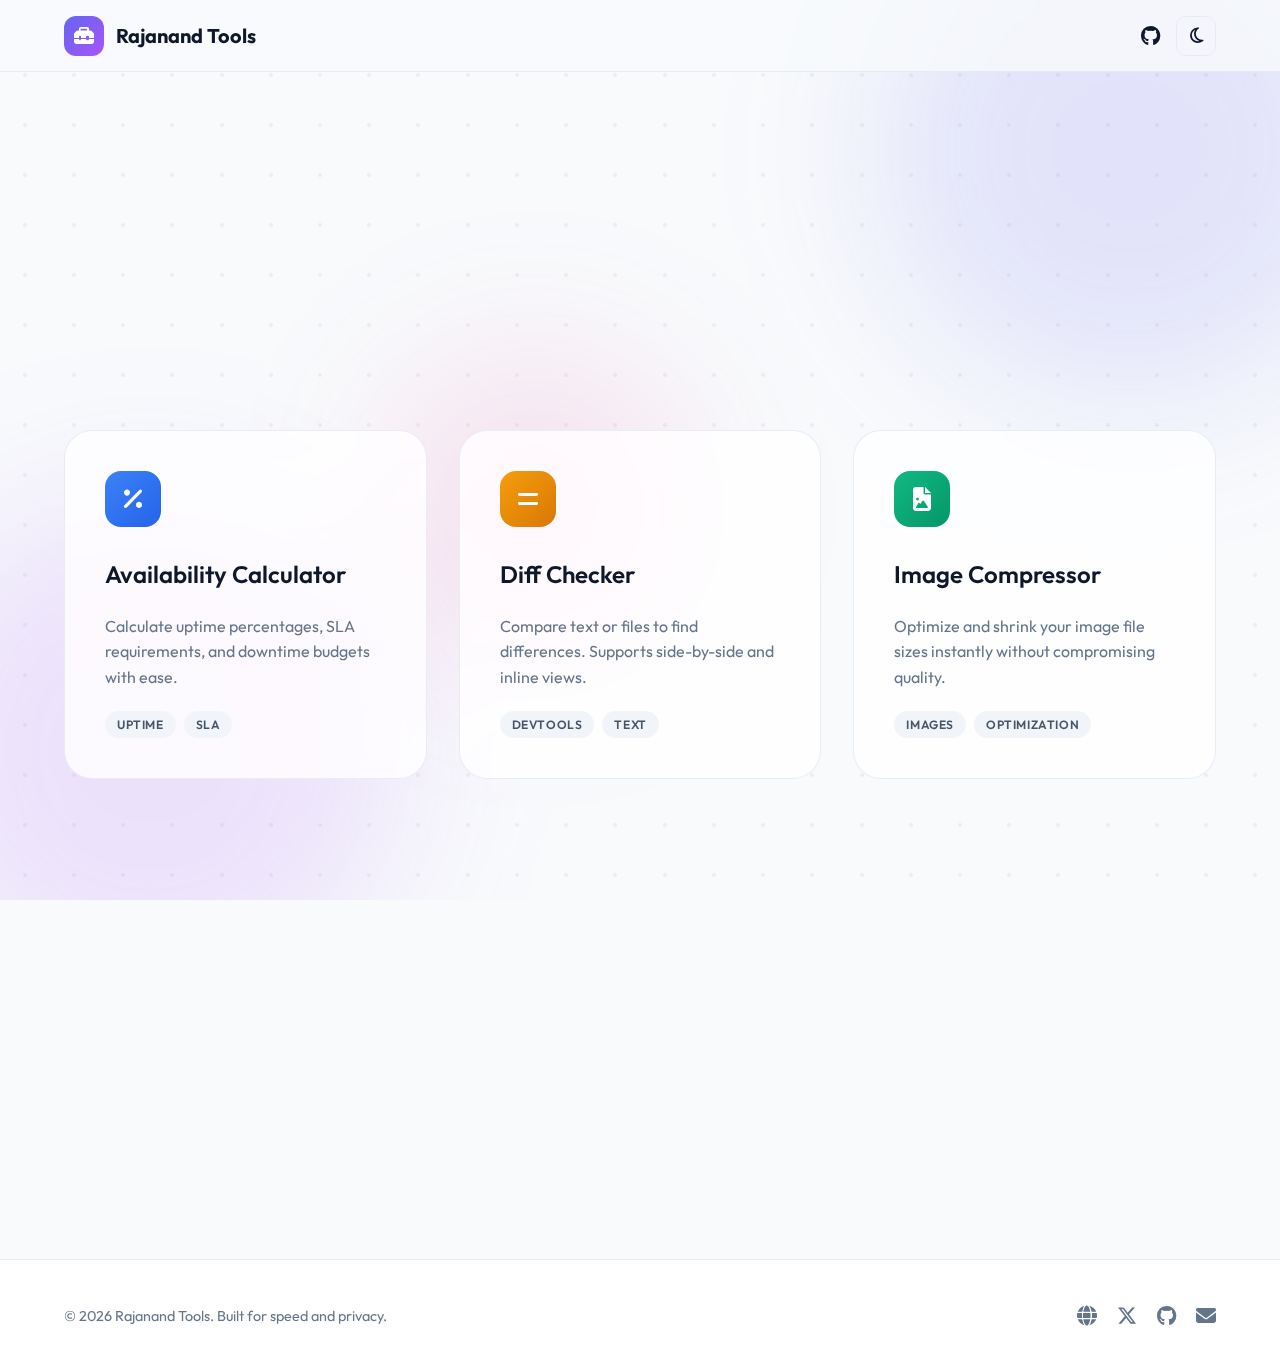
<file: index.html>
<!DOCTYPE html>
<html lang="en">

<head>
  <meta charset="UTF-8" />
  <meta name="viewport" content="width=device-width, initial-scale=1.0" />
  <title>Rajanand Tools · Simple, Fast, Privacy-Focused</title>
  <meta name="description"
    content="A curated collection of essential web tools for developers and creators. No tracking, no hassle." />

  <link rel="icon" href="https://rajanand.org/favicon.ico" />
  <link rel="stylesheet" href="https://cdnjs.cloudflare.com/ajax/libs/font-awesome/6.5.1/css/all.min.css" />
  <link rel="preconnect" href="https://fonts.googleapis.com">
  <link rel="preconnect" href="https://fonts.gstatic.com" crossorigin>
  <link href="https://fonts.googleapis.com/css2?family=Outfit:wght@300;400;600;700&display=swap" rel="stylesheet">

  <link rel="stylesheet" href="style.css" />
</head>

<body>
  <div class="grid-container" id="gridContainer"></div>

  <div class="background-blobs">
    <div class="blob blob-1"></div>
    <div class="blob blob-2"></div>
    <div class="blob blob-3"></div>
  </div>

  <header class="navbar">
    <div class="container">
      <a href="/" class="logo">
        <span class="logo-icon"><i class="fa-solid fa-toolbox"></i></span>
        <span class="logo-text">Rajanand Tools</span>
      </a>
      <div class="nav-links">
        <a href="https://github.com/rajanand/tools" class="nav-item" title="GitHub Source">
          <i class="fa-brands fa-github"></i>
        </a>
        <button id="themeToggle" class="theme-toggle" aria-label="Toggle Theme">
          <i class="fa-regular fa-moon"></i>
        </button>
      </div>
    </div>
  </header>

  <main>
    <section class="hero">
      <div class="container">
        <div class="hero-content">
          <h1>Essential Tools for <span class="gradient-text">Creators</span></h1>
          <p class="hero-subtitle">Simple, fast, and privacy-focused web tools designed to make your daily tasks easier.
            No signups, no tracking, just tools.</p>
        </div>
      </div>
    </section>

    <section class="tools-grid-section">
      <div class="container">
        <div class="tools-grid">
          <!-- Availability Calculator -->
          <a href="./availability-calculator/" class="tool-card">
            <div class="tool-icon-wrapper calc">
              <i class="fa-solid fa-percent"></i>
            </div>
            <h3>Availability Calculator</h3>
            <p>Calculate uptime percentages, SLA requirements, and downtime budgets with ease.</p>
            <div class="tool-tags">
              <span>Uptime</span>
              <span>SLA</span>
            </div>
          </a>

          <!-- Diff Checker -->
          <a href="./diff-checker/" class="tool-card">
            <div class="tool-icon-wrapper diff">
              <i class="fa-solid fa-equals"></i>
            </div>
            <h3>Diff Checker</h3>
            <p>Compare text or files to find differences. Supports side-by-side and inline views.</p>
            <div class="tool-tags">
              <span>DevTools</span>
              <span>Text</span>
            </div>
          </a>

          <!-- Image Compressor -->
          <a href="./image-compressor/" class="tool-card">
            <div class="tool-icon-wrapper image">
              <i class="fa-solid fa-file-image"></i>
            </div>
            <h3>Image Compressor</h3>
            <p>Optimize and shrink your image file sizes instantly without compromising quality.</p>
            <div class="tool-tags">
              <span>Images</span>
              <span>Optimization</span>
            </div>
          </a>

          <!-- Pomodoro Timer -->
          <a href="./pomodoro-timer/" class="tool-card">
            <div class="tool-icon-wrapper timer">
              <i class="fa-solid fa-hourglass-half"></i>
            </div>
            <h3>Pomodoro Timer</h3>
            <p>Stay focused and productive with a clean, customizable Pomodoro timer interface.</p>
            <div class="tool-tags">
              <span>Productivity</span>
              <span>Time</span>
            </div>
          </a>

          <!-- Tweet Image Generator -->
          <a href="./tweet-image-generator/" class="tool-card">
            <div class="tool-icon-wrapper tweet">
              <i class="fa-brands fa-x-twitter"></i>
            </div>
            <h3>Tweet Image Generator</h3>
            <p>Turn your tweets into beautiful, sharable images for Instagram, LinkedIn, and more.</p>
            <div class="tool-tags">
              <span>Social</span>
              <span>Images</span>
            </div>
          </a>

          <!-- Word Counter -->
          <a href="./word-count/" class="tool-card">
            <div class="tool-icon-wrapper word">
              <i class="fa-solid fa-align-left"></i>
            </div>
            <h3>Word Counter</h3>
            <p>Get instant statistics on word count, characters, sentences, and estimated reading time.</p>
            <div class="tool-tags">
              <span>Writing</span>
              <span>Utility</span>
            </div>
          </a>
        </div>
      </div>
    </section>
  </main>

  <footer class="footer">
    <div class="container">
      <div class="footer-content">
        <div class="footer-info">
          <p>&copy; 2026 Rajanand Tools. Built for speed and privacy.</p>
        </div>
        <div class="footer-socials">
          <a href="https://rajanand.org" title="Website"><i class="fa-solid fa-globe"></i></a>
          <a href="https://x.com/iRajanand" title="X"><i class="fa-brands fa-x-twitter"></i></a>
          <a href="https://github.com/rajanand" title="GitHub"><i class="fa-brands fa-github"></i></a>
          <a href="https://rajanand.substack.com" title="Substack"><i class="fa-solid fa-envelope"></i></a>
        </div>
      </div>
    </div>
  </footer>

  <script src="script.js"></script>
</body>

</html>
</file>
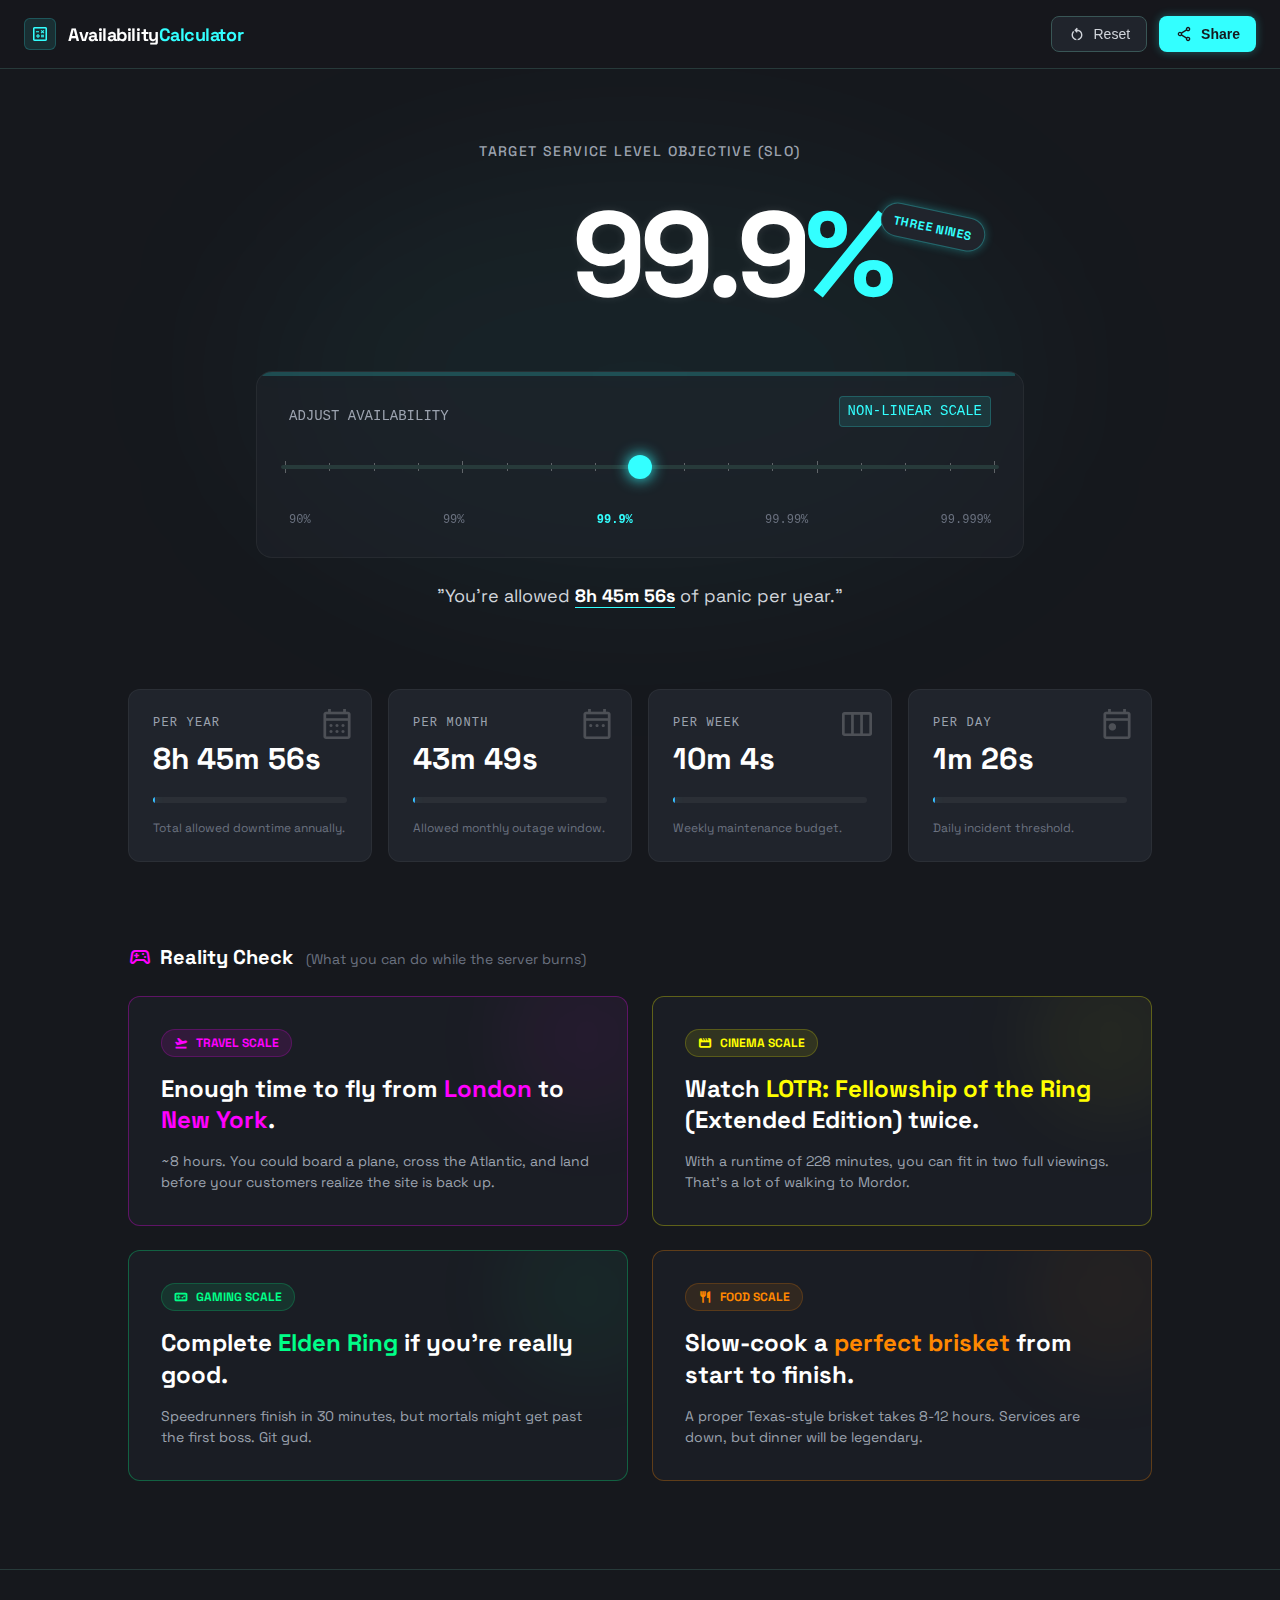
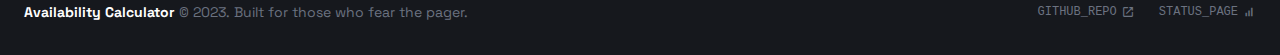
<file: availability-calculator/index.html>
<!DOCTYPE html>
<html lang="en">

<head>
    <meta charset="utf-8" />
    <meta content="width=device-width, initial-scale=1.0" name="viewport" />
    <title>Availability Calculator & Downtime Guide</title>
    <!-- Google Fonts -->
    <link href="https://fonts.googleapis.com" rel="preconnect" />
    <link crossorigin="" href="https://fonts.gstatic.com" rel="preconnect" />
    <link href="https://fonts.googleapis.com/css2?family=Space+Grotesk:wght@300;400;500;600;700&display=swap"
        rel="stylesheet" />
    <!-- Material Symbols -->
    <link href="https://fonts.googleapis.com/css2?family=Material+Symbols+Outlined:wght,FILL@100..700,0..1&display=swap"
        rel="stylesheet" />
    <style>
        /* ===== CSS RESET & BASE ===== */
        *,
        *::before,
        *::after {
            box-sizing: border-box;
            margin: 0;
            padding: 0;
        }

        /* ===== CSS VARIABLES ===== */
        :root {
            --primary: #33ffff;
            --primary-dim: rgba(51, 255, 255, 0.1);
            --background-dark: #16181d;
            --card-dark: #20242c;
            --accent-magenta: #ff00ff;
            --accent-yellow: #ffff00;
            --accent-green: #00ff88;
            --accent-orange: #ff8800;
            --border-color: #273a3a;
            --text-white: #ffffff;
            --text-gray-300: #d1d5db;
            --text-gray-400: #9ca3af;
            --text-gray-500: #6b7280;
            --glow: 0 0 20px rgba(51, 255, 255, 0.3);
            --glow-sm: 0 0 10px rgba(51, 255, 255, 0.3);
        }

        /* ===== BODY ===== */
        body {
            font-family: "Space Grotesk", sans-serif;
            background-color: var(--background-dark);
            color: var(--text-white);
            min-height: 100vh;
            display: flex;
            flex-direction: column;
            overflow-x: hidden;
            line-height: 1.5;
        }

        ::selection {
            background-color: var(--primary);
            color: var(--background-dark);
        }

        /* ===== HEADER ===== */
        header {
            position: sticky;
            top: 0;
            z-index: 50;
            backdrop-filter: blur(12px);
            -webkit-backdrop-filter: blur(12px);
            background-color: rgba(22, 24, 29, 0.8);
            border-bottom: 1px solid var(--border-color);
        }

        .header-inner {
            max-width: 1280px;
            margin: 0 auto;
            padding: 1rem 1.5rem;
            display: flex;
            align-items: center;
            justify-content: space-between;
        }

        .logo-group {
            display: flex;
            align-items: center;
            gap: 0.75rem;
            cursor: pointer;
        }

        .logo-icon {
            width: 32px;
            height: 32px;
            border-radius: 6px;
            background-color: var(--primary-dim);
            display: flex;
            align-items: center;
            justify-content: center;
            border: 1px solid rgba(51, 255, 255, 0.2);
            transition: all 0.3s ease;
        }

        .logo-group:hover .logo-icon {
            border-color: var(--primary);
            box-shadow: var(--glow);
        }

        .logo-icon .material-symbols-outlined {
            color: var(--primary);
            font-size: 20px;
        }

        .logo-text {
            font-size: 1.125rem;
            font-weight: 700;
            letter-spacing: -0.025em;
        }

        .logo-text span {
            color: var(--primary);
        }

        .header-buttons {
            display: flex;
            gap: 0.75rem;
        }

        .btn {
            height: 36px;
            padding: 0 1rem;
            display: flex;
            align-items: center;
            justify-content: center;
            border-radius: 8px;
            font-size: 0.875rem;
            font-weight: 500;
            cursor: pointer;
            transition: all 0.2s ease;
            border: none;
            gap: 0.5rem;
        }

        .btn-secondary {
            background-color: var(--card-dark);
            border: 1px solid #395656;
            color: var(--text-gray-300);
        }

        .btn-secondary:hover {
            border-color: var(--primary);
            color: var(--primary);
        }

        .btn-primary {
            background-color: var(--primary);
            color: var(--background-dark);
            font-weight: 700;
            box-shadow: var(--glow-sm);
        }

        .btn-primary:hover {
            box-shadow: var(--glow);
            background-color: #80ffff;
        }

        .btn .material-symbols-outlined {
            font-size: 18px;
        }

        /* ===== MAIN CONTENT ===== */
        main {
            flex-grow: 1;
            display: flex;
            flex-direction: column;
            align-items: center;
            padding: 2.5rem 1rem;
        }

        .container {
            width: 100%;
            max-width: 1024px;
            display: flex;
            flex-direction: column;
            gap: 3rem;
        }

        /* ===== HERO SECTION ===== */
        .hero {
            position: relative;
            display: flex;
            flex-direction: column;
            align-items: center;
            gap: 2rem;
            padding: 2rem 0;
            text-align: center;
        }

        .hero-glow {
            position: absolute;
            top: 50%;
            left: 50%;
            transform: translate(-50%, -50%);
            width: 75%;
            height: 75%;
            background-color: rgba(51, 255, 255, 0.05);
            filter: blur(100px);
            border-radius: 50%;
            pointer-events: none;
        }

        .hero-content {
            position: relative;
            z-index: 10;
            display: flex;
            flex-direction: column;
            align-items: center;
            width: 100%;
            max-width: 768px;
        }

        .slo-label {
            color: var(--text-gray-400);
            font-size: 0.875rem;
            font-weight: 500;
            letter-spacing: 0.1em;
            text-transform: uppercase;
            margin-bottom: 1rem;
        }

        /* ===== PERCENTAGE DISPLAY ===== */
        .percentage-wrapper {
            position: relative;
            display: flex;
            align-items: baseline;
            justify-content: center;
        }

        .percentage-input-wrapper {
            position: relative;
            display: inline-flex;
            align-items: baseline;
        }

        #percentage-input {
            font-size: 80px;
            font-weight: 700;
            line-height: 1;
            letter-spacing: -0.05em;
            background: transparent;
            border: none;
            color: var(--text-white);
            text-align: right;
            width: 280px;
            outline: none;
            transition: all 0.3s ease;
            text-shadow: 0 0 10px rgba(255, 255, 255, 0.1);
            font-family: inherit;
        }

        #percentage-input:focus {
            text-shadow: 0 0 20px rgba(51, 255, 255, 0.4);
        }

        #percentage-input:hover {
            text-shadow: 0 0 20px rgba(51, 255, 255, 0.4);
        }

        .percentage-symbol {
            font-size: 80px;
            font-weight: 700;
            color: var(--primary);
            line-height: 1;
        }

        .edit-hint {
            position: absolute;
            bottom: -24px;
            left: 50%;
            transform: translateX(-50%);
            font-size: 0.75rem;
            color: var(--text-gray-500);
            opacity: 0;
            transition: opacity 0.2s ease;
            white-space: nowrap;
        }

        .percentage-wrapper:hover .edit-hint {
            opacity: 1;
        }

        .nines-badge {
            position: absolute;
            right: -80px;
            top: 16px;
            transform: rotate(12deg);
            background-color: var(--card-dark);
            border: 1px solid rgba(51, 255, 255, 0.3);
            padding: 0.25rem 0.75rem;
            border-radius: 9999px;
            box-shadow: var(--glow-sm);
            white-space: nowrap;
        }

        .nines-badge span {
            font-size: 0.75rem;
            font-weight: 700;
            color: var(--primary);
            text-transform: uppercase;
            letter-spacing: 0.05em;
        }

        /* ===== SLIDER MODULE ===== */
        .slider-module {
            width: 100%;
            margin-top: 2.5rem;
            padding: 1.5rem;
            background-color: rgba(32, 36, 44, 0.5);
            border: 1px solid rgba(255, 255, 255, 0.05);
            border-radius: 16px;
            backdrop-filter: blur(4px);
            position: relative;
            overflow: hidden;
            transition: border-color 0.2s ease;
        }

        .slider-module:hover {
            border-color: rgba(51, 255, 255, 0.3);
        }

        .slider-progress {
            position: absolute;
            top: 0;
            left: 0;
            height: 4px;
            background-color: var(--primary);
            box-shadow: var(--glow);
            opacity: 0.2;
            transition: width 0.1s ease;
        }

        .slider-header {
            display: flex;
            justify-content: space-between;
            align-items: flex-end;
            padding: 0 0.5rem;
            margin-bottom: 1.5rem;
        }

        .slider-label {
            font-size: 0.875rem;
            color: var(--text-gray-400);
            font-family: monospace;
        }

        .strict-mode {
            font-size: 0.875rem;
            color: var(--primary);
            font-family: monospace;
            background-color: var(--primary-dim);
            padding: 0.25rem 0.5rem;
            border-radius: 4px;
            border: 1px solid rgba(51, 255, 255, 0.2);
        }

        .slider-container {
            position: relative;
            width: 100%;
            height: 32px;
            display: flex;
            align-items: center;
        }

        .slider-ticks {
            position: absolute;
            width: 100%;
            height: 100%;
            display: flex;
            justify-content: space-between;
            align-items: center;
            padding: 0 4px;
            pointer-events: none;
            opacity: 0.3;
        }

        .slider-ticks .tick {
            width: 1px;
            background-color: white;
        }

        .slider-ticks .tick.major {
            height: 12px;
        }

        .slider-ticks .tick.minor {
            height: 8px;
        }

        input[type="range"] {
            -webkit-appearance: none;
            appearance: none;
            width: 100%;
            height: 4px;
            background: var(--border-color);
            border-radius: 2px;
            cursor: pointer;
            position: relative;
            z-index: 20;
        }

        input[type="range"]::-webkit-slider-thumb {
            -webkit-appearance: none;
            appearance: none;
            height: 24px;
            width: 24px;
            border-radius: 50%;
            background: var(--primary);
            cursor: pointer;
            box-shadow: 0 0 15px var(--primary);
            transition: transform 0.1s ease;
        }

        input[type="range"]::-webkit-slider-thumb:hover {
            transform: scale(1.1);
        }

        input[type="range"]::-moz-range-thumb {
            height: 24px;
            width: 24px;
            border-radius: 50%;
            background: var(--primary);
            cursor: pointer;
            border: none;
            box-shadow: 0 0 15px var(--primary);
        }

        .slider-labels {
            display: flex;
            justify-content: space-between;
            margin-top: 1.5rem;
            font-size: 0.75rem;
            color: var(--text-gray-500);
            font-family: monospace;
        }

        .slider-labels span {
            cursor: pointer;
            transition: color 0.2s ease;
            padding: 0.25rem 0.5rem;
            border-radius: 4px;
        }

        .slider-labels span:hover {
            color: var(--primary);
            background-color: var(--primary-dim);
        }

        .slider-labels span.active {
            color: var(--primary);
            font-weight: 700;
        }

        /* ===== PANIC TEXT ===== */
        .panic-text {
            margin-top: 1.5rem;
            color: var(--text-gray-300);
            font-size: 1.125rem;
            max-width: 576px;
            animation: pulse 3s cubic-bezier(0.4, 0, 0.6, 1) infinite;
        }

        .panic-text span {
            color: var(--text-white);
            font-weight: 700;
            border-bottom: 1px solid var(--primary);
        }

        @keyframes pulse {

            0%,
            100% {
                opacity: 1;
            }

            50% {
                opacity: 0.7;
            }
        }

        /* ===== DOWNTIME CARDS GRID ===== */
        .cards-grid {
            display: grid;
            grid-template-columns: repeat(1, 1fr);
            gap: 1rem;
        }

        @media (min-width: 768px) {
            .cards-grid {
                grid-template-columns: repeat(2, 1fr);
            }

            #percentage-input {
                font-size: 120px;
                width: 420px;
            }

            .percentage-symbol {
                font-size: 120px;
            }

            .nines-badge {
                top: 32px;
                right: -90px;
            }
        }

        @media (min-width: 1024px) {
            .cards-grid {
                grid-template-columns: repeat(4, 1fr);
            }
        }

        .downtime-card {
            background-color: var(--card-dark);
            border: 1px solid rgba(255, 255, 255, 0.05);
            border-radius: 12px;
            padding: 1.5rem;
            position: relative;
            overflow: hidden;
            transition: border-color 0.2s ease;
        }

        .downtime-card:hover {
            border-color: rgba(51, 255, 255, 0.5);
        }

        .card-icon {
            position: absolute;
            top: 0;
            right: 0;
            padding: 1rem;
            opacity: 0.2;
            transition: opacity 0.2s ease;
        }

        .downtime-card:hover .card-icon {
            opacity: 1;
        }

        .card-icon .material-symbols-outlined {
            font-size: 36px;
            color: var(--text-white);
            transition: color 0.2s ease;
        }

        .downtime-card:hover .card-icon .material-symbols-outlined {
            color: var(--primary);
        }

        .card-content {
            display: flex;
            flex-direction: column;
            height: 100%;
            justify-content: space-between;
            gap: 1rem;
        }

        .card-label {
            font-size: 0.75rem;
            font-family: monospace;
            text-transform: uppercase;
            letter-spacing: 0.1em;
            color: var(--text-gray-400);
            margin-bottom: 0.25rem;
        }

        .card-value {
            font-size: 1.875rem;
            font-weight: 700;
            color: var(--text-white);
            transition: color 0.2s ease;
        }

        .downtime-card:hover .card-value {
            color: var(--primary);
        }

        .card-bar {
            width: 100%;
            height: 6px;
            background-color: rgba(255, 255, 255, 0.05);
            border-radius: 9999px;
            overflow: hidden;
        }

        .card-bar-fill {
            height: 100%;
            background: linear-gradient(to right, var(--primary), #3b82f6);
            box-shadow: var(--glow-sm);
            transition: width 0.2s ease;
        }

        .card-desc {
            font-size: 0.75rem;
            color: var(--text-gray-500);
        }

        /* ===== HUMOR SECTION ===== */
        .humor-section {
            margin-top: 2rem;
        }

        .humor-header {
            display: flex;
            align-items: center;
            gap: 0.5rem;
            margin-bottom: 1.5rem;
        }

        .humor-header .material-symbols-outlined {
            color: var(--accent-magenta);
            animation: pulse 2s ease-in-out infinite;
        }

        .humor-header h2 {
            font-size: 1.25rem;
            font-weight: 700;
        }

        .humor-header h2 span {
            color: var(--text-gray-500);
            font-size: 0.875rem;
            font-weight: 400;
            margin-left: 0.5rem;
        }

        .humor-grid {
            display: grid;
            grid-template-columns: 1fr;
            gap: 1.5rem;
        }

        @media (min-width: 768px) {
            .humor-grid {
                grid-template-columns: repeat(2, 1fr);
            }
        }

        .humor-card {
            position: relative;
            background-color: #1a1d24;
            border-radius: 12px;
            padding: 2rem;
            overflow: hidden;
            transition: all 0.3s ease;
        }

        .humor-card:hover {
            transform: translateY(-4px);
        }

        .humor-card.magenta {
            border: 1px solid rgba(255, 0, 255, 0.3);
        }

        .humor-card.magenta:hover {
            border-color: var(--accent-magenta);
            box-shadow: 0 0 20px rgba(255, 0, 255, 0.15);
        }

        .humor-card.yellow {
            border: 1px solid rgba(255, 255, 0, 0.3);
        }

        .humor-card.yellow:hover {
            border-color: var(--accent-yellow);
            box-shadow: 0 0 20px rgba(255, 255, 0, 0.15);
        }

        .humor-card.green {
            border: 1px solid rgba(0, 255, 136, 0.3);
        }

        .humor-card.green:hover {
            border-color: var(--accent-green);
            box-shadow: 0 0 20px rgba(0, 255, 136, 0.15);
        }

        .humor-card.orange {
            border: 1px solid rgba(255, 136, 0, 0.3);
        }

        .humor-card.orange:hover {
            border-color: var(--accent-orange);
            box-shadow: 0 0 20px rgba(255, 136, 0, 0.15);
        }

        .humor-card-glow {
            position: absolute;
            top: -40px;
            right: -40px;
            width: 160px;
            height: 160px;
            border-radius: 50%;
            filter: blur(40px);
            transition: background-color 0.3s ease;
        }

        .humor-card.magenta .humor-card-glow {
            background-color: rgba(255, 0, 255, 0.05);
        }

        .humor-card.magenta:hover .humor-card-glow {
            background-color: rgba(255, 0, 255, 0.1);
        }

        .humor-card.yellow .humor-card-glow {
            background-color: rgba(255, 255, 0, 0.05);
        }

        .humor-card.yellow:hover .humor-card-glow {
            background-color: rgba(255, 255, 0, 0.1);
        }

        .humor-card.green .humor-card-glow {
            background-color: rgba(0, 255, 136, 0.05);
        }

        .humor-card.green:hover .humor-card-glow {
            background-color: rgba(0, 255, 136, 0.1);
        }

        .humor-card.orange .humor-card-glow {
            background-color: rgba(255, 136, 0, 0.05);
        }

        .humor-card.orange:hover .humor-card-glow {
            background-color: rgba(255, 136, 0, 0.1);
        }

        .humor-card-content {
            position: relative;
            z-index: 10;
            display: flex;
            flex-direction: column;
            gap: 1rem;
        }

        .humor-badge {
            display: inline-flex;
            align-items: center;
            gap: 0.5rem;
            padding: 0.25rem 0.75rem;
            border-radius: 9999px;
            width: fit-content;
        }

        .humor-card.magenta .humor-badge {
            background-color: rgba(255, 0, 255, 0.1);
            border: 1px solid rgba(255, 0, 255, 0.2);
        }

        .humor-card.magenta .humor-badge .material-symbols-outlined,
        .humor-card.magenta .humor-badge span {
            color: var(--accent-magenta);
        }

        .humor-card.yellow .humor-badge {
            background-color: rgba(255, 255, 0, 0.1);
            border: 1px solid rgba(255, 255, 0, 0.2);
        }

        .humor-card.yellow .humor-badge .material-symbols-outlined,
        .humor-card.yellow .humor-badge span {
            color: var(--accent-yellow);
        }

        .humor-card.green .humor-badge {
            background-color: rgba(0, 255, 136, 0.1);
            border: 1px solid rgba(0, 255, 136, 0.2);
        }

        .humor-card.green .humor-badge .material-symbols-outlined,
        .humor-card.green .humor-badge span {
            color: var(--accent-green);
        }

        .humor-card.orange .humor-badge {
            background-color: rgba(255, 136, 0, 0.1);
            border: 1px solid rgba(255, 136, 0, 0.2);
        }

        .humor-card.orange .humor-badge .material-symbols-outlined,
        .humor-card.orange .humor-badge span {
            color: var(--accent-orange);
        }

        .humor-badge .material-symbols-outlined {
            font-size: 14px;
        }

        .humor-badge span {
            font-size: 0.75rem;
            font-weight: 700;
            text-transform: uppercase;
        }

        .humor-card h3 {
            font-size: 1.5rem;
            font-weight: 700;
            line-height: 1.3;
        }

        .humor-card.magenta h3 span {
            color: var(--accent-magenta);
        }

        .humor-card.yellow h3 span {
            color: var(--accent-yellow);
        }

        .humor-card.green h3 span {
            color: var(--accent-green);
        }

        .humor-card.orange h3 span {
            color: var(--accent-orange);
        }

        .humor-card p {
            font-size: 0.875rem;
            color: var(--text-gray-400);
        }

        .glitch-hover {
            cursor: default;
            transition: all 0.1s ease;
        }

        .glitch-hover:hover {
            animation: glitch 0.3s cubic-bezier(.25, .46, .45, .94) both infinite;
        }

        @keyframes glitch {
            0% {
                transform: translate(0);
            }

            20% {
                transform: translate(-2px, 2px);
            }

            40% {
                transform: translate(-2px, -2px);
            }

            60% {
                transform: translate(2px, 2px);
            }

            80% {
                transform: translate(2px, -2px);
            }

            100% {
                transform: translate(0);
            }
        }

        /* ===== FOOTER ===== */
        footer {
            width: 100%;
            border-top: 1px solid var(--border-color);
            background-color: var(--background-dark);
            padding: 2rem 0;
            margin-top: 3rem;
        }

        .footer-inner {
            max-width: 1280px;
            margin: 0 auto;
            padding: 0 1.5rem;
            display: flex;
            flex-direction: column;
            justify-content: space-between;
            align-items: center;
            gap: 1rem;
        }

        @media (min-width: 768px) {
            .footer-inner {
                flex-direction: row;
            }
        }

        .footer-text {
            font-size: 0.875rem;
            color: var(--text-gray-500);
        }

        .footer-text span {
            font-weight: 700;
            color: var(--text-white);
        }

        .footer-links {
            display: flex;
            gap: 1.5rem;
        }

        .footer-links a {
            display: flex;
            align-items: center;
            gap: 0.25rem;
            color: var(--text-gray-500);
            text-decoration: none;
            transition: color 0.2s ease;
        }

        .footer-links a:hover {
            color: var(--primary);
        }

        .footer-links a span:first-child {
            font-size: 0.75rem;
            font-family: monospace;
        }

        .footer-links a .material-symbols-outlined {
            font-size: 14px;
        }

        /* ===== UTILITY: HIDE ON MOBILE ===== */
        @media (max-width: 639px) {
            .hide-mobile {
                display: none !important;
            }
        }
    </style>
</head>

<body>
    <!-- Top Navigation -->
    <header>
        <div class="header-inner">
            <div class="logo-group">
                <div class="logo-icon">
                    <span class="material-symbols-outlined">calculate</span>
                </div>
                <h1 class="logo-text">Availability<span>Calculator</span></h1>
            </div>
            <div class="header-buttons">
                <button class="btn btn-secondary hide-mobile" onclick="resetCalculator()">
                    <span class="material-symbols-outlined">restart_alt</span>
                    Reset
                </button>
                <button class="btn btn-primary">
                    <span class="material-symbols-outlined">share</span>
                    Share
                </button>
            </div>
        </div>
    </header>

    <main>
        <div class="container">
            <!-- Hero Input Section -->
            <section class="hero">
                <div class="hero-glow"></div>
                <div class="hero-content">
                    <h2 class="slo-label">Target Service Level Objective (SLO)</h2>

                    <!-- Massive Percentage Display - Now Editable -->
                    <div class="percentage-wrapper">
                        <div class="percentage-input-wrapper">
                            <input type="text" id="percentage-input" value="99.9" />
                            <span class="percentage-symbol">%</span>
                        </div>
                        <div class="nines-badge" id="nines-badge">
                            <span>Three Nines</span>
                        </div>
                        <div class="edit-hint">Click to edit value directly</div>
                    </div>

                    <!-- Interactive Slider Module -->
                    <div class="slider-module">
                        <div class="slider-progress" id="progress-bar" style="width: 75%"></div>
                        <div class="slider-header">
                            <label class="slider-label" for="availability-slider">ADJUST AVAILABILITY</label>
                            <span class="strict-mode">NON-LINEAR SCALE</span>
                        </div>
                        <div class="slider-container">
                            <div class="slider-ticks">
                                <div class="tick major"></div>
                                <div class="tick minor"></div>
                                <div class="tick minor"></div>
                                <div class="tick minor"></div>
                                <div class="tick major"></div>
                                <div class="tick minor"></div>
                                <div class="tick minor"></div>
                                <div class="tick minor"></div>
                                <div class="tick major"></div>
                                <div class="tick minor"></div>
                                <div class="tick minor"></div>
                                <div class="tick minor"></div>
                                <div class="tick major"></div>
                                <div class="tick minor"></div>
                                <div class="tick minor"></div>
                                <div class="tick minor"></div>
                                <div class="tick major"></div>
                            </div>
                            <!-- Non-linear slider: 0-100 internally, mapped to availability values -->
                            <input id="availability-slider" type="range" min="0" max="100" step="0.1" value="50" />
                        </div>
                        <div class="slider-labels">
                            <span onclick="setAvailability(90)">90%</span>
                            <span onclick="setAvailability(99)">99%</span>
                            <span onclick="setAvailability(99.9)" class="active">99.9%</span>
                            <span onclick="setAvailability(99.99)">99.99%</span>
                            <span onclick="setAvailability(99.999)">99.999%</span>
                        </div>
                    </div>

                    <p class="panic-text" id="panic-text">
                        "You're allowed <span>8h 45m</span> of panic per year."
                    </p>
                </div>
            </section>

            <!-- Downtime Dashboard Grid -->
            <section class="cards-grid">
                <!-- Year Card -->
                <div class="downtime-card">
                    <div class="card-icon">
                        <span class="material-symbols-outlined">calendar_month</span>
                    </div>
                    <div class="card-content">
                        <div>
                            <p class="card-label">Per Year</p>
                            <h3 class="card-value" id="downtime-year">8h 45m 36s</h3>
                        </div>
                        <div class="card-bar">
                            <div class="card-bar-fill" id="bar-year" style="width: 45%"></div>
                        </div>
                        <p class="card-desc">Total allowed downtime annually.</p>
                    </div>
                </div>
                <!-- Month Card -->
                <div class="downtime-card">
                    <div class="card-icon">
                        <span class="material-symbols-outlined">date_range</span>
                    </div>
                    <div class="card-content">
                        <div>
                            <p class="card-label">Per Month</p>
                            <h3 class="card-value" id="downtime-month">43m 48s</h3>
                        </div>
                        <div class="card-bar">
                            <div class="card-bar-fill" id="bar-month" style="width: 25%"></div>
                        </div>
                        <p class="card-desc">Allowed monthly outage window.</p>
                    </div>
                </div>
                <!-- Week Card -->
                <div class="downtime-card">
                    <div class="card-icon">
                        <span class="material-symbols-outlined">view_week</span>
                    </div>
                    <div class="card-content">
                        <div>
                            <p class="card-label">Per Week</p>
                            <h3 class="card-value" id="downtime-week">10m 04s</h3>
                        </div>
                        <div class="card-bar">
                            <div class="card-bar-fill" id="bar-week" style="width: 10%"></div>
                        </div>
                        <p class="card-desc">Weekly maintenance budget.</p>
                    </div>
                </div>
                <!-- Day Card -->
                <div class="downtime-card">
                    <div class="card-icon">
                        <span class="material-symbols-outlined">today</span>
                    </div>
                    <div class="card-content">
                        <div>
                            <p class="card-label">Per Day</p>
                            <h3 class="card-value" id="downtime-day">1m 26s</h3>
                        </div>
                        <div class="card-bar">
                            <div class="card-bar-fill" id="bar-day" style="width: 2%"></div>
                        </div>
                        <p class="card-desc">Daily incident threshold.</p>
                    </div>
                </div>
            </section>

            <!-- Life Comparison / Humor Section -->
            <section class="humor-section">
                <div class="humor-header">
                    <span class="material-symbols-outlined">sports_esports</span>
                    <h2>Reality Check <span>(What you can do while the server burns)</span></h2>
                </div>
                <div class="humor-grid">
                    <!-- Humor Card 1 - Travel -->
                    <div class="humor-card magenta">
                        <div class="humor-card-glow"></div>
                        <div class="humor-card-content">
                            <div class="humor-badge">
                                <span class="material-symbols-outlined">flight_takeoff</span>
                                <span>Travel Scale</span>
                            </div>
                            <h3 id="humor-travel">
                                Enough time to fly from <span class="glitch-hover">London</span> to <span
                                    class="glitch-hover">New York</span>.
                            </h3>
                            <p id="humor-travel-desc">
                                ~8 hours and 45 minutes. You could technically board a plane, cross the Atlantic, and
                                land before your customers realize the site is back up.
                            </p>
                        </div>
                    </div>
                    <!-- Humor Card 2 - Cinema -->
                    <div class="humor-card yellow">
                        <div class="humor-card-glow"></div>
                        <div class="humor-card-content">
                            <div class="humor-badge">
                                <span class="material-symbols-outlined">movie</span>
                                <span>Cinema Scale</span>
                            </div>
                            <h3 id="humor-movie">
                                Watch <span class="glitch-hover">LOTR: Fellowship of the Ring</span> (Extended Edition)
                                twice.
                            </h3>
                            <p id="humor-movie-desc">
                                With a runtime of 228 minutes, you can fit in two full viewings. That's a lot of walking
                                to Mordor while your DevOps team walks through hell.
                            </p>
                        </div>
                    </div>
                    <!-- Humor Card 3 - Gaming -->
                    <div class="humor-card green">
                        <div class="humor-card-glow"></div>
                        <div class="humor-card-content">
                            <div class="humor-badge">
                                <span class="material-symbols-outlined">videogame_asset</span>
                                <span>Gaming Scale</span>
                            </div>
                            <h3 id="humor-gaming">
                                Complete <span class="glitch-hover">Elden Ring</span> if you're really good.
                            </h3>
                            <p id="humor-gaming-desc">
                                Speedrunners finish it in under 30 minutes, but for mortals, ~8 hours might get you
                                past the first boss. Git gud while your servers are down.
                            </p>
                        </div>
                    </div>
                    <!-- Humor Card 4 - Food -->
                    <div class="humor-card orange">
                        <div class="humor-card-glow"></div>
                        <div class="humor-card-content">
                            <div class="humor-badge">
                                <span class="material-symbols-outlined">restaurant</span>
                                <span>Food Scale</span>
                            </div>
                            <h3 id="humor-food">
                                Slow-cook a <span class="glitch-hover">perfect brisket</span> from start to finish.
                            </h3>
                            <p id="humor-food-desc">
                                A proper Texas-style brisket takes 8-12 hours. Your services are down, but at least
                                dinner will be legendary.
                            </p>
                        </div>
                    </div>
                </div>
            </section>
        </div>
    </main>

    <!-- Footer -->
    <footer>
        <div class="footer-inner">
            <div class="footer-text">
                <span>Availability Calculator</span> © 2023. Built for those who fear the pager.
            </div>
            <div class="footer-links">
                <a href="#">
                    <span>GITHUB_REPO</span>
                    <span class="material-symbols-outlined">open_in_new</span>
                </a>
                <a href="#">
                    <span>STATUS_PAGE</span>
                    <span class="material-symbols-outlined">signal_cellular_alt</span>
                </a>
            </div>
        </div>
    </footer>

    <script>
        // DOM Elements
        const slider = document.getElementById('availability-slider');
        const percentageInput = document.getElementById('percentage-input');
        const ninesBadge = document.getElementById('nines-badge');
        const progressBar = document.getElementById('progress-bar');
        const panicText = document.getElementById('panic-text');
        const downtimeYear = document.getElementById('downtime-year');
        const downtimeMonth = document.getElementById('downtime-month');
        const downtimeWeek = document.getElementById('downtime-week');
        const downtimeDay = document.getElementById('downtime-day');
        const barYear = document.getElementById('bar-year');
        const barMonth = document.getElementById('bar-month');
        const barWeek = document.getElementById('bar-week');
        const barDay = document.getElementById('bar-day');
        const humorTravel = document.getElementById('humor-travel');
        const humorTravelDesc = document.getElementById('humor-travel-desc');
        const humorMovie = document.getElementById('humor-movie');
        const humorMovieDesc = document.getElementById('humor-movie-desc');
        const humorGaming = document.getElementById('humor-gaming');
        const humorGamingDesc = document.getElementById('humor-gaming-desc');
        const humorFood = document.getElementById('humor-food');
        const humorFoodDesc = document.getElementById('humor-food-desc');
        const sliderLabels = document.querySelectorAll('.slider-labels span');

        // Time constants (in seconds)
        const SECONDS_IN_YEAR = 365.2425 * 24 * 60 * 60;
        const SECONDS_IN_MONTH = SECONDS_IN_YEAR / 12;
        const SECONDS_IN_WEEK = 7 * 24 * 60 * 60;
        const SECONDS_IN_DAY = 24 * 60 * 60;

        // Non-linear mapping: slider position (0-100) to availability percentage
        // The labels are at: 90%, 99%, 99.9%, 99.99%, 99.999%
        // We want equal spacing on the slider for these key values
        const AVAILABILITY_STOPS = [90, 99, 99.9, 99.99, 99.999];
        const SLIDER_STOPS = [0, 25, 50, 75, 100];

        function sliderToAvailability(sliderValue) {
            // Find which segment we're in
            for (let i = 0; i < SLIDER_STOPS.length - 1; i++) {
                if (sliderValue <= SLIDER_STOPS[i + 1]) {
                    const sliderRange = SLIDER_STOPS[i + 1] - SLIDER_STOPS[i];
                    const availRange = AVAILABILITY_STOPS[i + 1] - AVAILABILITY_STOPS[i];
                    const ratio = (sliderValue - SLIDER_STOPS[i]) / sliderRange;
                    return AVAILABILITY_STOPS[i] + ratio * availRange;
                }
            }
            return AVAILABILITY_STOPS[AVAILABILITY_STOPS.length - 1];
        }

        function availabilityToSlider(availability) {
            // Clamp to valid range
            availability = Math.max(90, Math.min(99.999, availability));

            // Find which segment we're in
            for (let i = 0; i < AVAILABILITY_STOPS.length - 1; i++) {
                if (availability <= AVAILABILITY_STOPS[i + 1]) {
                    const availRange = AVAILABILITY_STOPS[i + 1] - AVAILABILITY_STOPS[i];
                    const sliderRange = SLIDER_STOPS[i + 1] - SLIDER_STOPS[i];
                    const ratio = (availability - AVAILABILITY_STOPS[i]) / availRange;
                    return SLIDER_STOPS[i] + ratio * sliderRange;
                }
            }
            return 100;
        }

        function formatDuration(totalSeconds) {
            if (totalSeconds < 1) return "< 1s";

            const days = Math.floor(totalSeconds / (3600 * 24));
            totalSeconds -= days * 3600 * 24;
            const hours = Math.floor(totalSeconds / 3600);
            totalSeconds -= hours * 3600;
            const minutes = Math.floor(totalSeconds / 60);
            totalSeconds -= minutes * 60;
            const seconds = Math.floor(totalSeconds);

            const parts = [];
            if (days > 0) parts.push(`${days}d`);
            if (hours > 0) parts.push(`${hours}h`);
            if (minutes > 0) parts.push(`${minutes}m`);
            if (seconds > 0 && parts.length < 3) parts.push(`${seconds}s`);

            return parts.length > 0 ? parts.join(' ') : '< 1s';
        }

        function getNinesLabel(availability) {
            if (availability >= 99.999) return "Five Nines";
            if (availability >= 99.99) return "Four Nines";
            if (availability >= 99.9) return "Three Nines";
            if (availability >= 99) return "Two Nines";
            return "One Nine";
        }

        function updateSliderLabels(availability) {
            sliderLabels.forEach(label => {
                const labelValue = parseFloat(label.textContent);
                if (Math.abs(availability - labelValue) < 0.001) {
                    label.classList.add('active');
                } else {
                    label.classList.remove('active');
                }
            });
        }

        function getHumorComparisons(yearlyDowntimeSeconds) {
            const hours = yearlyDowntimeSeconds / 3600;
            const minutes = yearlyDowntimeSeconds / 60;

            let travel, travelDesc, movie, movieDesc, gaming, gamingDesc, food, foodDesc;

            // Travel comparisons
            if (hours >= 12) {
                travel = `Enough time to fly from <span class="glitch-hover">Sydney</span> to <span class="glitch-hover">Los Angeles</span>.`;
                travelDesc = `~${Math.floor(hours)} hours. A 14-hour flight across the Pacific. Plenty of time for an existential crisis at 30,000 feet.`;
            } else if (hours >= 8) {
                travel = `Enough time to fly from <span class="glitch-hover">London</span> to <span class="glitch-hover">New York</span>.`;
                travelDesc = `~${Math.floor(hours)} hours. You could board a plane, cross the Atlantic, and land before your customers realize the site is back up.`;
            } else if (hours >= 4) {
                travel = `Time for a road trip from <span class="glitch-hover">LA</span> to <span class="glitch-hover">San Francisco</span>.`;
                travelDesc = `~${Math.floor(hours)} hours. Drive up the California coast. Your site is down, but the views are nice.`;
            } else if (hours >= 1) {
                travel = `A quick hop from <span class="glitch-hover">NYC</span> to <span class="glitch-hover">Boston</span> by train.`;
                travelDesc = `~${Math.floor(minutes)} minutes. Catch a quick Acela ride and stress about the incident the whole way.`;
            } else if (minutes >= 15) {
                travel = `A quick <span class="glitch-hover">Uber ride</span> across town.`;
                travelDesc = `~${Math.floor(minutes)} minutes. Barely enough to get from one meeting to another.`;
            } else {
                travel = `Just a <span class="glitch-hover">coffee break</span>.`;
                travelDesc = `~${Math.floor(minutes)} minutes. Barely time to brew coffee before the alerts stop.`;
            }

            // Cinema comparisons
            if (hours >= 10) {
                movie = `Binge the entire <span class="glitch-hover">Lord of the Rings</span> extended trilogy.`;
                movieDesc = `All three extended editions clock in at ~11.5 hours. One ring to rule the downtime.`;
            } else if (hours >= 7.6) {
                movie = `Watch <span class="glitch-hover">LOTR: Fellowship of the Ring</span> (Extended Edition) twice.`;
                movieDesc = `With a runtime of 228 minutes, you can fit in two full viewings. That's a lot of walking to Mordor.`;
            } else if (hours >= 3.8) {
                movie = `Binge <span class="glitch-hover">Interstellar</span> plus snack breaks.`;
                movieDesc = `At 169 minutes, you've got time for mind-bending space travel. Time dilation included.`;
            } else if (hours >= 2) {
                movie = `Watch <span class="glitch-hover">The Dark Knight</span>.`;
                movieDesc = `At 152 minutes, enough time to appreciate "why so serious" while infrastructure burns.`;
            } else if (minutes >= 45) {
                movie = `A few episodes of <span class="glitch-hover">The Office</span>.`;
                movieDesc = `About ${Math.floor(minutes / 22)} episodes. That's not a lot of "That's what she said."`;
            } else if (minutes >= 20) {
                movie = `Watch an episode of <span class="glitch-hover">Friends</span>.`;
                movieDesc = `One episode, one laugh track, one incident. Could this BE any more stressful?`;
            } else {
                movie = `Maybe a <span class="glitch-hover">YouTube video</span>.`;
                movieDesc = `${Math.floor(minutes)} minutes. Just enough for a tutorial on "How to fix production."`;
            }

            // Gaming comparisons
            if (hours >= 40) {
                gaming = `Complete <span class="glitch-hover">The Witcher 3</span> main story.`;
                gamingDesc = `At ~50 hours for the main quest, you'd be knee-deep in Gwent while your servers burn.`;
            } else if (hours >= 15) {
                gaming = `Finish <span class="glitch-hover">Portal 2</span> completely.`;
                gamingDesc = `About 10-15 hours of testing chambers. The cake is still a lie, but at least you're occupied.`;
            } else if (hours >= 8) {
                gaming = `Complete <span class="glitch-hover">Elden Ring</span> if you're really good.`;
                gamingDesc = `Speedrunners finish in 30 minutes, but mortals might get past the first boss. Git gud.`;
            } else if (hours >= 3) {
                gaming = `Complete a full <span class="glitch-hover">Civilization VI</span> game on quick settings.`;
                gamingDesc = `Just one more turn... and one more... and your servers are still down.`;
            } else if (hours >= 1) {
                gaming = `A few rounds of <span class="glitch-hover">Rocket League</span>.`;
                gamingDesc = `About ${Math.floor(minutes / 7)} games. What a save! What a save! What a save!`;
            } else if (minutes >= 20) {
                gaming = `One match of <span class="glitch-hover">Valorant</span>.`;
                gamingDesc = `~30 minutes per match. You can clutch the round but not your uptime.`;
            } else {
                gaming = `One quick game of <span class="glitch-hover">Among Us</span>.`;
                gamingDesc = `Your infrastructure is sus, and you've only got ${Math.floor(minutes)} minutes to find out why.`;
            }

            // Food comparisons
            if (hours >= 12) {
                food = `Smoke a <span class="glitch-hover">competition-level brisket</span>.`;
                foodDesc = `The real low-and-slow: 12-16 hours for that perfect bark. Serve it at the postmortem.`;
            } else if (hours >= 8) {
                food = `Slow-cook a <span class="glitch-hover">perfect brisket</span> from start to finish.`;
                foodDesc = `A proper Texas-style brisket takes 8-12 hours. Services are down, but dinner will be legendary.`;
            } else if (hours >= 4) {
                food = `Make <span class="glitch-hover">homemade pasta</span> from scratch, sauce included.`;
                foodDesc = `Rolling dough, slow-simmering sauce. About 4 hours for restaurant-quality carbs.`;
            } else if (hours >= 2) {
                food = `Bake a <span class="glitch-hover">sourdough loaf</span> (if you prepped the starter).`;
                foodDesc = `2-3 hours of active baking time. Your bread will rise, even if your servers won't.`;
            } else if (hours >= 1) {
                food = `Cook a proper <span class="glitch-hover">Sunday roast</span>.`;
                foodDesc = `About an hour for a decent roast chicken with all the trimmings.`;
            } else if (minutes >= 20) {
                food = `Make a proper <span class="glitch-hover">omelette</span>.`;
                foodDesc = `${Math.floor(minutes)} minutes. Gordon Ramsay would still call it raw.`;
            } else {
                food = `Microwave some <span class="glitch-hover">instant noodles</span>.`;
                foodDesc = `${Math.floor(minutes)} minutes. Sad desk lunch meets sad server incident.`;
            }

            return { travel, travelDesc, movie, movieDesc, gaming, gamingDesc, food, foodDesc };
        }

        function calculate(availability) {
            // Clamp to valid range
            availability = Math.max(0, Math.min(100, availability));

            const downtimePercent = (100 - availability) / 100;

            // Update percentage input
            let displayValue;
            if (Number.isInteger(availability)) {
                displayValue = availability;
            } else {
                displayValue = Number(availability.toFixed(5)).toString().replace(/\.?0+$/, '');
            }
            percentageInput.value = displayValue;

            // Update nines badge
            ninesBadge.querySelector('span').textContent = getNinesLabel(availability);

            // Update progress bar
            const progressPercent = ((availability - 90) / (99.999 - 90)) * 100;
            progressBar.style.width = `${Math.max(0, Math.min(100, progressPercent))}%`;

            // Update slider labels
            updateSliderLabels(availability);

            // Calculate downtime for each period
            const yearlyDowntime = SECONDS_IN_YEAR * downtimePercent;
            const monthlyDowntime = SECONDS_IN_MONTH * downtimePercent;
            const weeklyDowntime = SECONDS_IN_WEEK * downtimePercent;
            const dailyDowntime = SECONDS_IN_DAY * downtimePercent;

            // Update downtime displays
            downtimeYear.textContent = formatDuration(yearlyDowntime);
            downtimeMonth.textContent = formatDuration(monthlyDowntime);
            downtimeWeek.textContent = formatDuration(weeklyDowntime);
            downtimeDay.textContent = formatDuration(dailyDowntime);

            // Update progress bars
            const maxYearlyDowntime = SECONDS_IN_YEAR * 0.1;
            barYear.style.width = `${Math.min(100, (yearlyDowntime / maxYearlyDowntime) * 100)}%`;
            barMonth.style.width = `${Math.min(100, (monthlyDowntime / (SECONDS_IN_MONTH * 0.1)) * 100)}%`;
            barWeek.style.width = `${Math.min(100, (weeklyDowntime / (SECONDS_IN_WEEK * 0.1)) * 100)}%`;
            barDay.style.width = `${Math.min(100, (dailyDowntime / (SECONDS_IN_DAY * 0.1)) * 100)}%`;

            // Update panic text
            panicText.innerHTML = `"You're allowed <span>${formatDuration(yearlyDowntime)}</span> of panic per year."`;

            // Update humor comparisons
            const humor = getHumorComparisons(yearlyDowntime);
            humorTravel.innerHTML = humor.travel;
            humorTravelDesc.textContent = humor.travelDesc;
            humorMovie.innerHTML = humor.movie;
            humorMovieDesc.textContent = humor.movieDesc;
            humorGaming.innerHTML = humor.gaming;
            humorGamingDesc.textContent = humor.gamingDesc;
            humorFood.innerHTML = humor.food;
            humorFoodDesc.textContent = humor.foodDesc;
        }

        function setAvailability(value) {
            const sliderValue = availabilityToSlider(value);
            slider.value = sliderValue;
            calculate(value);
        }

        function resetCalculator() {
            setAvailability(99.9);
        }

        // Event listeners
        slider.addEventListener('input', function () {
            const availability = sliderToAvailability(parseFloat(this.value));
            calculate(availability);
        });

        percentageInput.addEventListener('input', function () {
            let value = parseFloat(this.value);
            if (!isNaN(value)) {
                // Update slider position
                slider.value = availabilityToSlider(value);
                calculate(value);
            }
        });

        percentageInput.addEventListener('blur', function () {
            let value = parseFloat(this.value);
            if (isNaN(value) || value < 0) {
                value = 0;
            } else if (value > 100) {
                value = 100;
            }
            slider.value = availabilityToSlider(Math.max(90, Math.min(99.999, value)));
            calculate(value);
        });

        percentageInput.addEventListener('keydown', function (e) {
            if (e.key === 'Enter') {
                this.blur();
            }
        });

        // Initial calculation
        setAvailability(99.9);
    </script>
</body>

</html>
</file>
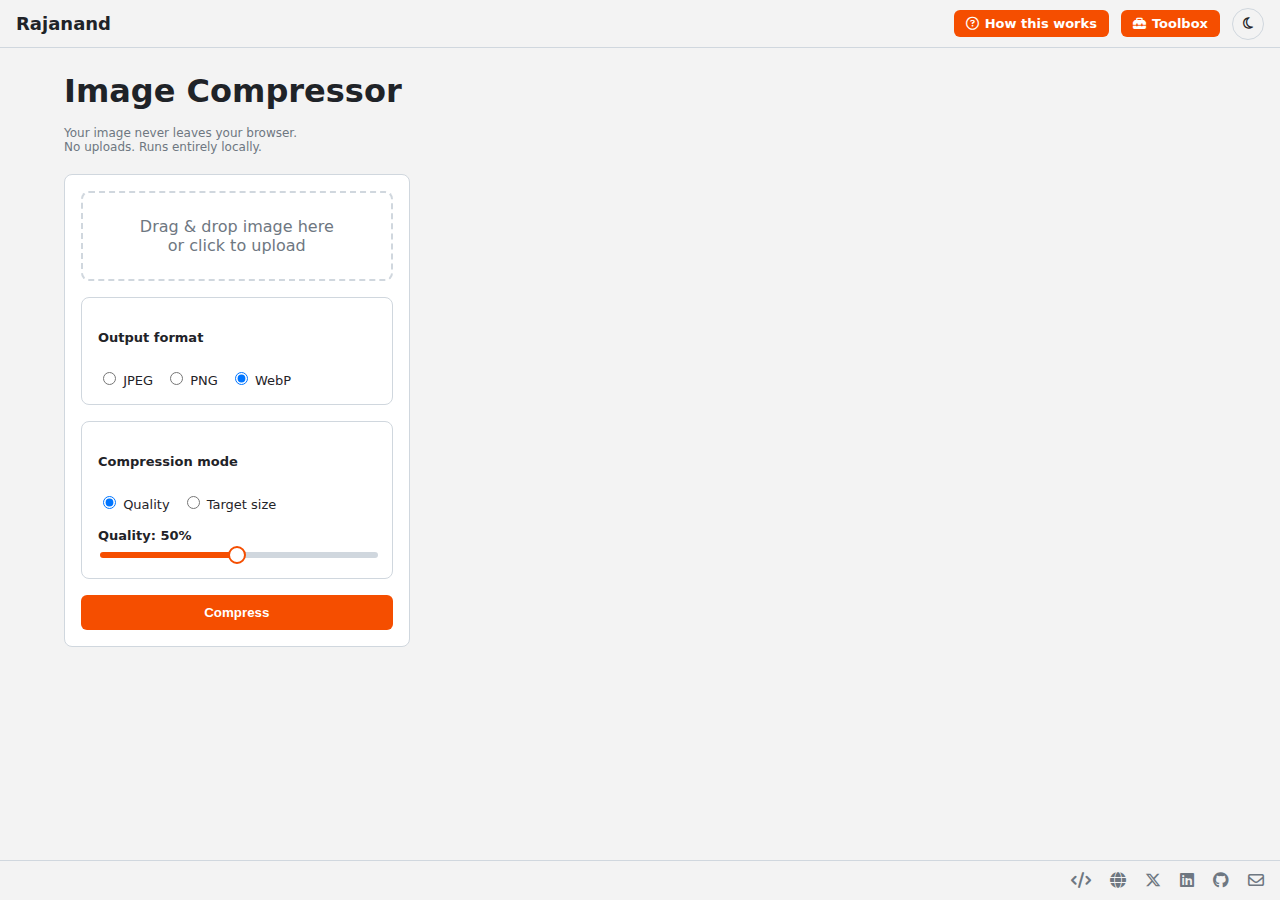
<file: image-compressor/index.html>
<!DOCTYPE html>
<html lang="en">
<head>
  <meta charset="UTF-8" />
  <meta name="viewport" content="width=device-width, initial-scale=1.0" />
  <title>Image Compressor · Rajanand Tools</title>

  <link rel="icon" href="https://rajanand.org/favicon.ico" />
  <link rel="stylesheet" href="https://cdnjs.cloudflare.com/ajax/libs/font-awesome/6.5.1/css/all.min.css" />

  <style>
    :root {
      --canvas: #f3f3f3;
      --panel: #ffffff;
      --topbar-bg: #f3f3f3;
      --text: #1f2328;
      --muted: #6e7781;
      --border: #d0d7de;
      --accent: #F54E00;
    }

    [data-theme="dark"] {
      --canvas: #1e1e1e;
      --panel: #252526;
      --topbar-bg: #252526;
      --text: #d4d4d4;
      --muted: #9da0a6;
      --border: #3c3c3c;
      --accent: #F9BD2B;
    }

    * { box-sizing: border-box; }

    body {
      margin: 0;
      font-family: system-ui, -apple-system, BlinkMacSystemFont, "Segoe UI", sans-serif;
      background: var(--canvas);
      color: var(--text);
    }

    .app {
      min-height: 100vh;
      display: flex;
      flex-direction: column;
    }

    .topbar {
      height: 48px;
      background: var(--topbar-bg);
      border-bottom: 1px solid var(--border);
      display: flex;
      align-items: center;
      gap: 12px;
      padding: 0 16px;
    }

    .logo-link {
      font-size: 18px;
      font-weight: 700;
      color: var(--text);
      text-decoration: none;
    }

    .topbar-spacer { flex: 1; }

    .topbar-link {
      font-size: 13px;
      font-weight: 600;
      padding: 6px 12px;
      border-radius: 6px;
      background: var(--accent);
      color: #fff;
      display: inline-flex;
      align-items: center;
      gap: 6px;
      text-decoration: none;
    }

    [data-theme="dark"] .topbar-link { color: #1e1e1e; }

    #themeToggle {
      width: 32px;
      height: 32px;
      border-radius: 50%;
      border: 1px solid var(--border);
      background: transparent;
      cursor: pointer;
      color: var(--text);
      display: flex;
      align-items: center;
      justify-content: center;
    }

    main {
      padding: 24px;
      max-width: 1200px;
      width: 100%;
      margin: 0 auto;
    }

    h1 { margin: 0 0 16px; }

    .tool {
      display: grid;
      grid-template-columns: 30% 70%;
      gap: 16px;
    }

    .panel {
      background: var(--panel);
      border: 1px solid var(--border);
      border-radius: 8px;
      padding: 16px;
    }

    .hidden { display: none; }

    .dropzone {
      border: 2px dashed var(--border);
      border-radius: 8px;
      padding: 24px;
      text-align: center;
      cursor: pointer;
      color: var(--muted);
    }

    .dropzone.dragover {
      border-color: var(--accent);
      color: var(--accent);
    }

    .controls label {
      font-size: 13px;
      font-weight: 600;
      display: block;
      margin-top: 16px;
    }

    .radio-group {
      display: flex;
      gap: 12px;
      margin-top: 8px;
    }

    .radio-group label {
      font-weight: 500;
      font-size: 13px;
      cursor: pointer;
    }

    /* nicer slider, scoped only to this control */
    .controls input[type="range"] {
      -webkit-appearance: none;
      appearance: none;
      width: 100%;
      height: 6px;
      border-radius: 999px;
      background: linear-gradient(90deg, var(--accent) 50%, var(--border) 50%);
      outline: none;
    }

    .controls input[type="range"]::-webkit-slider-thumb {
      -webkit-appearance: none;
      width: 18px;
      height: 18px;
      border-radius: 50%;
      background: var(--panel);
      border: 2px solid var(--accent);
      cursor: pointer;
    }

    .controls input[type="range"]::-moz-range-thumb {
      width: 18px;
      height: 18px;
      border-radius: 50%;
      background: var(--panel);
      border: 2px solid var(--accent);
      cursor: pointer;
    }

    .controls input[type="number"] {
      width: 100%;
      margin-top: 6px;
    }

    .btn {
      margin-top: 16px;
      width: 100%;
      padding: 10px;
      font-weight: 600;
      border-radius: 6px;
      border: none;
      cursor: pointer;
      background: var(--accent);
      color: #fff;
    }

    [data-theme="dark"] .btn { color: #1e1e1e; }

    .preview {
      display: grid;
      grid-template-columns: 1fr 1fr;
      gap: 12px;
    }

    .preview canvas {
      width: 100%;
      border: 1px solid var(--border);
      border-radius: 6px;
      background: #fff;
    }

    .meta {
      font-size: 13px;
      color: var(--muted);
      margin-top: 8px;
    }

    .download { text-align: right; margin-top: 12px; }

    .privacy {
      margin-top: 12px;
      font-size: 12px;
      color: var(--muted);
    }

    footer {
      margin-top: auto;
      background: var(--topbar-bg);
      border-top: 1px solid var(--border);
      padding: 10px 16px;
      display: flex;
      justify-content: flex-end;
    }

    .socials a {
      margin-left: 14px;
      color: var(--muted);
      font-size: 16px;
      text-decoration: none;
    }

    .socials a:hover { color: var(--accent); }

    @media (max-width: 900px) {
      .tool { grid-template-columns: 1fr; }
    }
  </style>
</head>
<body>
<div class="app">
  <header class="topbar">
    <a href="https://tools.rajanand.org" class="logo-link">Rajanand</a>
    <div class="topbar-spacer"></div>
    <a href="https://rajanand.substack.com/p/image-compressor" class="topbar-link">
      <i class="fa-regular fa-circle-question"></i> How this works
    </a>
    <a href="https://rajanand.org/tools" class="topbar-link">
      <i class="fa-solid fa-toolbox"></i> Toolbox
    </a>
    <button id="themeToggle"><i class="fa-regular fa-moon"></i></button>
  </header>

  <main>
    <h1>Image Compressor</h1>
    <div class="privacy" style="margin:8px 0 20px">
      Your image never leaves your browser.<br/>No uploads. Runs entirely locally.
    </div>

    <div class="tool">
      <div class="panel controls">
        <div class="dropzone" id="dropzone">
          Drag & drop image here<br/>or click to upload
          <input type="file" id="fileInput" accept="image/*" hidden />
        </div>

        <div class="panel" style="margin-top:16px">
          <label>Output format</label>
          <div class="radio-group" id="formatGroup">
            <label><input type="radio" name="format" value="image/jpeg"> JPEG</label>
            <label><input type="radio" name="format" value="image/png"> PNG</label>
            <label><input type="radio" name="format" value="image/webp"> WebP</label>
          </div>
        </div>

        <div class="panel" style="margin-top:16px">
          <label>Compression mode</label>
          <div class="radio-group">
            <label><input type="radio" name="mode" value="quality" checked> Quality</label>
            <label><input type="radio" name="mode" value="target"> Target size</label>
          </div>

          <div id="qualityGroup">
            <label>Quality: <span id="qVal">50</span>%</label>
            <input type="range" id="quality" min="1" max="100" />
          </div>

          <div id="targetGroup" class="hidden">
            <label>Target size (KB)</label>
            <input type="number" id="targetSize" placeholder="e.g. 200" />
          </div>
        </div>

        <button class="btn" id="compressBtn">Compress</button>
      </div>

      <div class="panel hidden" id="previewPanel">
        <div class="preview">
          <div>
            <canvas id="originalCanvas"></canvas>
            <div class="meta" id="origMeta"></div>
          </div>
          <div>
            <canvas id="compressedCanvas"></canvas>
            <div class="meta" id="compMeta"></div>
          </div>
        </div>

        <div class="download">
          <a id="downloadLink" class="topbar-link" style="display:none">
            <i class="fa-solid fa-download"></i> Download
          </a>
        </div>
      </div>
    </div>
  </main>

  <footer>
    <div class="socials">
      <a href="https://github.com/rajanand/tools"><i class="fa-solid fa-code"></i></a>
      <a href="https://rajanand.org/tools"><i class="fa-solid fa-globe"></i></a>
      <a href="https://x.com/iRajanand"><i class="fa-brands fa-x-twitter"></i></a>
      <a href="https://www.linkedin.com/in/iRajanand"><i class="fa-brands fa-linkedin"></i></a>
      <a href="https://github.com/rajanand"><i class="fa-brands fa-github"></i></a>
      <a href="https://rajanand.substack.com/welcome"><i class="fa-regular fa-envelope"></i></a>
    </div>
  </footer>
</div>

<script>
  const toggle = document.getElementById('themeToggle');
  const storedTheme = localStorage.getItem('theme');
  const prefersDark = window.matchMedia('(prefers-color-scheme: dark)').matches;

  function applyTheme(t) {
    document.documentElement.setAttribute('data-theme', t);
    toggle.innerHTML = t === 'dark'
      ? '<i class="fa-regular fa-sun"></i>'
      : '<i class="fa-regular fa-moon"></i>';
  }

  applyTheme(storedTheme || (prefersDark ? 'dark' : 'light'));
  toggle.onclick = () => {
    const next = document.documentElement.getAttribute('data-theme') === 'dark' ? 'light' : 'dark';
    localStorage.setItem('theme', next);
    applyTheme(next);
  };

  let img = new Image();
  let fileName = '';

  const previewPanel = document.getElementById('previewPanel');
  const q = document.getElementById('quality');
  const qVal = document.getElementById('qVal');
  const targetInput = document.getElementById('targetSize');

  q.value = localStorage.getItem('quality') || 50;
  qVal.textContent = q.value;

  function updateSlider() {
    qVal.textContent = q.value;
    q.style.background = `linear-gradient(90deg, var(--accent) ${q.value}%, var(--border) ${q.value}%)`;
    localStorage.setItem('quality', q.value);
  }

  q.oninput = updateSlider;
  updateSlider();

  const savedFormat = localStorage.getItem('format') || 'image/webp';
  document.querySelectorAll('input[name="format"]').forEach(r => {
    r.checked = r.value === savedFormat;
    r.onchange = () => localStorage.setItem('format', r.value);
  });

  const modeRadios = document.querySelectorAll('input[name="mode"]');
  const qualityGroup = document.getElementById('qualityGroup');
  const targetGroup = document.getElementById('targetGroup');

  modeRadios.forEach(r => r.onchange = () => {
    const isQuality = r.value === 'quality' && r.checked;
    qualityGroup.classList.toggle('hidden', !isQuality);
    targetGroup.classList.toggle('hidden', isQuality);
  });

  const dropzone = document.getElementById('dropzone');
  const fileInput = document.getElementById('fileInput');

  dropzone.onclick = () => fileInput.click();
  dropzone.ondragover = e => { e.preventDefault(); dropzone.classList.add('dragover'); };
  dropzone.ondragleave = () => dropzone.classList.remove('dragover');
  dropzone.ondrop = e => {
    e.preventDefault(); dropzone.classList.remove('dragover');
    handleFile(e.dataTransfer.files[0]);
  };
  fileInput.onchange = e => handleFile(e.target.files[0]);

  function handleFile(file) {
    if (!file) return;
    fileName = file.name;
    const url = URL.createObjectURL(file);
    img.onload = () => drawOriginal(file);
    img.src = url;
    previewPanel.classList.remove('hidden');
  }

  function drawOriginal(file) {
    const c = originalCanvas;
    c.width = img.width;
    c.height = img.height;
    c.getContext('2d').drawImage(img, 0, 0);
    origMeta.textContent = `${img.width}×${img.height} · ${(file.size/1024).toFixed(1)} KB`;
  }

  document.getElementById('compressBtn').onclick = async () => {
    if (!img.src) return;

    const format = document.querySelector('input[name="format"]:checked').value;
    const mode = document.querySelector('input[name="mode"]:checked').value;

    const canvas = compressedCanvas;
    canvas.width = img.width;
    canvas.height = img.height;
    canvas.getContext('2d').drawImage(img, 0, 0);

    let blob;

    if (mode === 'quality') {
      const quality = q.value / 100;
      blob = await new Promise(r => canvas.toBlob(r, format, quality));
    } else {
      const targetKB = Number(targetInput.value);
      if (!targetKB || targetKB <= 0) return;

      let quality = 0.9;
      do {
        blob = await new Promise(r => canvas.toBlob(r, format, quality));
        quality -= 0.05;
      } while (blob && blob.size / 1024 > targetKB && quality > 0.1);
    }

    if (!blob) return;

    compMeta.textContent = `${canvas.width}×${canvas.height} · ${(blob.size/1024).toFixed(1)} KB`;

    const ext = format.split('/')[1];
    const base = fileName.replace(/\.[^/.]+$/, '');

    const url = URL.createObjectURL(blob);
    downloadLink.href = url;
    downloadLink.download = `${base}-compressed.${ext}`;
    downloadLink.style.display = 'inline-flex';
  };
</script>
</body>
</html>
</file>
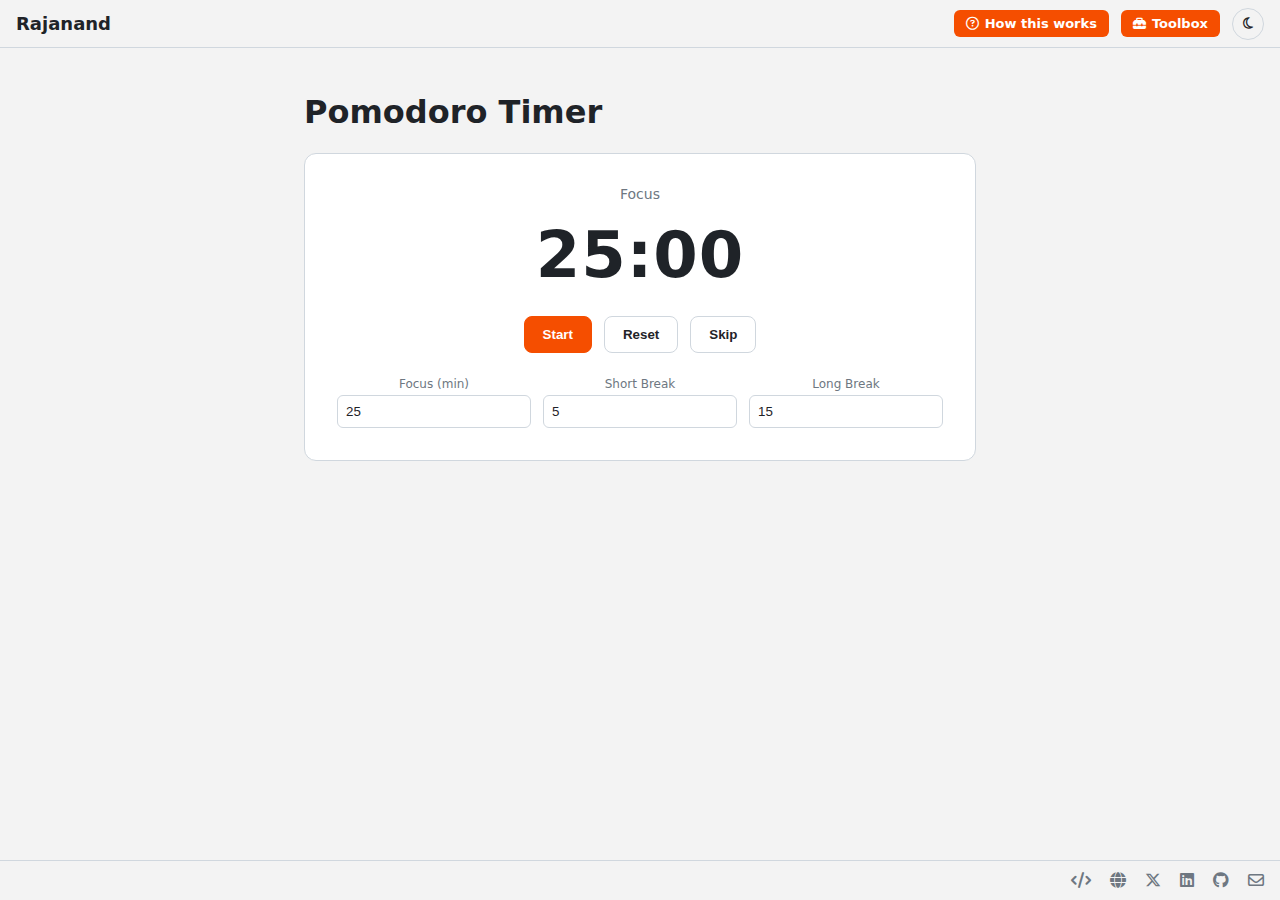
<file: pomodoro-timer/index.html>
<!DOCTYPE html>
<html lang="en">
<head>
  <meta charset="UTF-8" />
  <meta name="viewport" content="width=device-width, initial-scale=1.0" />
  <title>Pomodoro Timer · Rajanand Tools</title>

  <link rel="icon" href="https://rajanand.org/favicon.ico" />
  <link rel="stylesheet" href="https://cdnjs.cloudflare.com/ajax/libs/font-awesome/6.5.1/css/all.min.css" />

  <style>
    :root {
      --canvas: #f3f3f3;
      --panel: #ffffff;
      --topbar-bg: #f3f3f3;
      --text: #1f2328;
      --muted: #6e7781;
      --border: #d0d7de;
      --accent: #F54E00;
    }

    [data-theme="dark"] {
      --canvas: #1e1e1e;
      --panel: #252526;
      --topbar-bg: #252526;
      --text: #d4d4d4;
      --muted: #9da0a6;
      --border: #3c3c3c;
      --accent: #F9BD2B;
    }

    * { box-sizing: border-box; }

    body {
      margin: 0;
      font-family: system-ui, -apple-system, BlinkMacSystemFont, "Segoe UI", sans-serif;
      background: var(--canvas);
      color: var(--text);
    }

    .app {
      min-height: 100vh;
      display: flex;
      flex-direction: column;
    }

    /* Top bar */
    .topbar {
      height: 48px;
      background: var(--topbar-bg);
      border-bottom: 1px solid var(--border);
      display: flex;
      align-items: center;
      gap: 12px;
      padding: 0 16px;
    }

    .logo-link {
      font-size: 18px;
      font-weight: 700;
      color: var(--text);
      text-decoration: none;
    }

    .topbar-spacer { flex: 1; }

    .topbar-link {
      font-size: 13px;
      font-weight: 600;
      padding: 6px 12px;
      border-radius: 6px;
      background: var(--accent);
      color: #fff;
      display: inline-flex;
      align-items: center;
      gap: 6px;
      text-decoration: none;
    }

    [data-theme="dark"] .topbar-link { color: #1e1e1e; }

    #themeToggle {
      width: 32px;
      height: 32px;
      border-radius: 50%;
      border: 1px solid var(--border);
      background: transparent;
      cursor: pointer;
      color: var(--text);
      display: flex;
      align-items: center;
      justify-content: center;
    }

    main {
      padding: 24px;
      max-width: 720px;
      width: 100%;
      margin: 0 auto;
    }

    .timer-card {
      background: var(--panel);
      border: 1px solid var(--border);
      border-radius: 12px;
      padding: 32px;
      text-align: center;
    }

    .mode {
      font-size: 14px;
      color: var(--muted);
      margin-bottom: 12px;
    }

    .time {
      font-size: 64px;
      font-weight: 700;
      letter-spacing: 1px;
      margin: 16px 0 24px;
    }

    .controls {
      display: flex;
      gap: 12px;
      justify-content: center;
      flex-wrap: wrap;
    }

    .btn {
      padding: 10px 18px;
      border-radius: 8px;
      border: 1px solid var(--border);
      background: transparent;
      cursor: pointer;
      font-weight: 600;
      color: var(--text);
    }

    .btn.primary {
      background: var(--accent);
      color: #fff;
      border-color: var(--accent);
    }

    [data-theme="dark"] .btn.primary { color: #1e1e1e; }

    .settings {
      margin-top: 24px;
      display: grid;
      grid-template-columns: repeat(auto-fit, minmax(140px, 1fr));
      gap: 12px;
    }

    .settings label {
      font-size: 12px;
      color: var(--muted);
      display: block;
      margin-bottom: 4px;
    }

    .settings input {
      width: 100%;
      padding: 8px;
      border-radius: 6px;
      border: 1px solid var(--border);
      background: var(--panel);
      color: var(--text);
    }

    footer {
      margin-top: auto;
      background: var(--topbar-bg);
      border-top: 1px solid var(--border);
      padding: 10px 16px;
      display: flex;
      justify-content: flex-end;
    }

    .socials a {
      margin-left: 14px;
      color: var(--muted);
      font-size: 16px;
      text-decoration: none;
    }

    .socials a:hover { color: var(--accent); }
  </style>
</head>
<body>
<div class="app">

  <header class="topbar">
    <a href="https://rajanand.org/tools" class="logo-link">Rajanand</a>
    <div class="topbar-spacer"></div>
    <a href="https://rajanand.substack.com/s/vibe-coding" class="topbar-link">
      <i class="fa-regular fa-circle-question"></i>
      How this works
    </a>
    <a href="https://rajanand.org/tools" class="topbar-link">
      <i class="fa-solid fa-toolbox"></i>
      Toolbox
    </a>
    <button id="themeToggle"><i class="fa-regular fa-moon"></i></button>
  </header>

  <main>
    <h1>Pomodoro Timer</h1>

    <div class="timer-card">
      <div class="mode" id="modeLabel">Focus</div>
      <div class="time" id="timeDisplay">25:00</div>

      <div class="controls">
        <button class="btn primary" id="startPause">Start</button>
        <button class="btn" id="reset">Reset</button>
        <button class="btn" id="skip">Skip</button>
      </div>

      <div class="settings">
        <div>
          <label>Focus (min)</label>
          <input type="number" id="focusInput" value="25" min="1" />
        </div>
        <div>
          <label>Short Break</label>
          <input type="number" id="shortInput" value="5" min="1" />
        </div>
        <div>
          <label>Long Break</label>
          <input type="number" id="longInput" value="15" min="1" />
        </div>
      </div>
    </div>
  </main>

  <footer>
    <div class="socials">
      <a href="https://github.com/rajanand/tools" title="Source Code"><i class="fa-solid fa-code"></i></a>
      <a href="https://rajanand.org/tools" title="Tools"><i class="fa-solid fa-globe"></i></a>
      <a href="https://x.com/iRajanand" title="X"><i class="fa-brands fa-x-twitter"></i></a>
      <a href="https://www.linkedin.com/in/iRajanand" title="LinkedIn"><i class="fa-brands fa-linkedin"></i></a>
      <a href="https://github.com/rajanand" title="GitHub"><i class="fa-brands fa-github"></i></a>
      <a href="https://rajanand.substack.com/welcome" title="Substack"><i class="fa-regular fa-envelope"></i></a>
    </div>
  </footer>
</div>

<script>
  const toggle = document.getElementById('themeToggle');
  const stored = localStorage.getItem('theme');
  const prefersDark = window.matchMedia('(prefers-color-scheme: dark)').matches;

  function applyTheme(t) {
    document.documentElement.setAttribute('data-theme', t);
    toggle.innerHTML = t === 'dark'
      ? '<i class="fa-regular fa-sun"></i>'
      : '<i class="fa-regular fa-moon"></i>';
  }

  applyTheme(stored || (prefersDark ? 'dark' : 'light'));

  toggle.onclick = () => {
    const next = document.documentElement.getAttribute('data-theme') === 'dark' ? 'light' : 'dark';
    localStorage.setItem('theme', next);
    applyTheme(next);
  };

  let timer = null;
  let remaining = 25 * 60;
  let running = false;
  let mode = 'focus';
  let cycle = 0;

  const display = document.getElementById('timeDisplay');
  const modeLabel = document.getElementById('modeLabel');
  const startPause = document.getElementById('startPause');

  function updateDisplay() {
    const m = Math.floor(remaining / 60);
    const s = remaining % 60;
    display.textContent = `${String(m).padStart(2,'0')}:${String(s).padStart(2,'0')}`;
  }

  function setMode(nextMode) {
    mode = nextMode;
    modeLabel.textContent =
      mode === 'focus' ? 'Focus' : mode === 'short' ? 'Short Break' : 'Long Break';

    const mins =
      mode === 'focus' ? focusInput.value :
      mode === 'short' ? shortInput.value : longInput.value;

    remaining = mins * 60;
    updateDisplay();
  }

  function tick() {
    if (remaining > 0) {
      remaining--;
      updateDisplay();
    } else {
      clearInterval(timer);
      running = false;
      startPause.textContent = 'Start';

      if (mode === 'focus') {
        cycle++;
        setMode(cycle % 4 === 0 ? 'long' : 'short');
      } else {
        setMode('focus');
      }
    }
  }

  startPause.onclick = () => {
    if (!running) {
      timer = setInterval(tick, 1000);
      running = true;
      startPause.textContent = 'Pause';
    } else {
      clearInterval(timer);
      running = false;
      startPause.textContent = 'Start';
    }
  };

  reset.onclick = () => {
    clearInterval(timer);
    running = false;
    startPause.textContent = 'Start';
    setMode('focus');
  };

  skip.onclick = () => {
    clearInterval(timer);
    running = false;
    startPause.textContent = 'Start';
    if (mode === 'focus') {
      cycle++;
      setMode(cycle % 4 === 0 ? 'long' : 'short');
    } else {
      setMode('focus');
    }
  };

  setMode('focus');
</script>
</body>
</html>
</file>
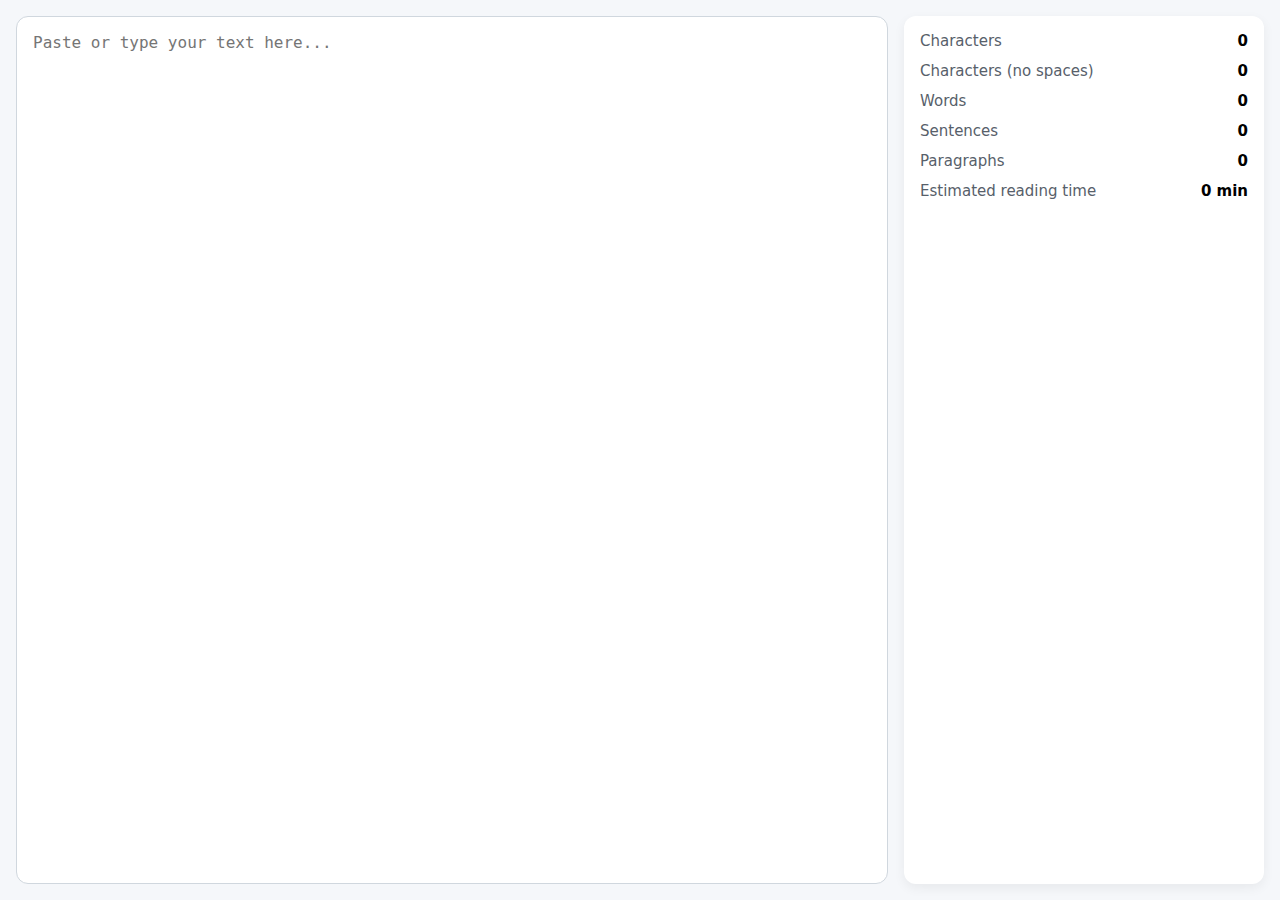
<file: word-count/index.html>
<!DOCTYPE html>
<html lang="en">
<head>
  <meta charset="UTF-8" />
  <meta name="viewport" content="width=device-width, initial-scale=1.0" />
  <title>Word Counter</title>
  <style>
    body {
      font-family: system-ui, -apple-system, BlinkMacSystemFont, "Segoe UI", sans-serif;
      margin: 0;
      padding: 0;
      background: #f5f7fa;
    }
    .container {
      display: grid;
      grid-template-columns: 1fr 360px;
      gap: 16px;
      padding: 16px;
      height: 100vh;
      box-sizing: border-box;
    }
    textarea {
      width: 100%;
      height: 100%;
      resize: none;
      padding: 16px;
      font-size: 16px;
      border-radius: 12px;
      border: 1px solid #d0d7de;
      outline: none;
      box-sizing: border-box;
    }
    .stats {
      background: #ffffff;
      border-radius: 12px;
      padding: 16px;
      box-shadow: 0 4px 12px rgba(0,0,0,0.06);
      display: flex;
      flex-direction: column;
      gap: 12px;
    }
    .stat {
      display: flex;
      justify-content: space-between;
      font-size: 15px;
    }
    .label {
      color: #57606a;
    }
    .value {
      font-weight: 600;
    }
    @media (max-width: 900px) {
      .container {
        grid-template-columns: 1fr;
        grid-template-rows: 1fr auto;
      }
      .stats {
        margin-top: 12px;
      }
    }
  </style>
</head>
<body>
  <div class="container">
    <textarea id="inputText" placeholder="Paste or type your text here..."></textarea>
    <div class="stats">
      <div class="stat"><span class="label">Characters</span><span class="value" id="charCount">0</span></div>
      <div class="stat"><span class="label">Characters (no spaces)</span><span class="value" id="charNoSpaceCount">0</span></div>
      <div class="stat"><span class="label">Words</span><span class="value" id="wordCount">0</span></div>
      <div class="stat"><span class="label">Sentences</span><span class="value" id="sentenceCount">0</span></div>
      <div class="stat"><span class="label">Paragraphs</span><span class="value" id="paragraphCount">0</span></div>
      <div class="stat"><span class="label">Estimated reading time</span><span class="value" id="readingTime">0 min</span></div>
    </div>
  </div>

  <script>
    const input = document.getElementById('inputText');

    const charCount = document.getElementById('charCount');
    const charNoSpaceCount = document.getElementById('charNoSpaceCount');
    const wordCount = document.getElementById('wordCount');
    const sentenceCount = document.getElementById('sentenceCount');
    const paragraphCount = document.getElementById('paragraphCount');
    const readingTime = document.getElementById('readingTime');

    function updateCounts() {
      const text = input.value;

      const characters = text.length;
      const charactersNoSpaces = text.replace(/\s/g, '').length;
      const words = text.trim() ? text.trim().split(/\s+/).length : 0;
      const sentences = text.split(/[.!?]+/).filter(s => s.trim().length > 0).length;
      const paragraphs = text.split(/\n+/).filter(p => p.trim().length > 0).length;
      const minutes = words > 0 ? Math.max(1, Math.round(words / 200)) : 0;

      charCount.textContent = characters;
      charNoSpaceCount.textContent = charactersNoSpaces;
      wordCount.textContent = words;
      sentenceCount.textContent = sentences;
      paragraphCount.textContent = paragraphs;
      readingTime.textContent = minutes + ' min';
    }

    input.addEventListener('input', updateCounts);
  </script>
</body>
</html>
</file>
<file: style.css>
:root {
    --font-family: 'Outfit', -apple-system, BlinkMacSystemFont, 'Segoe UI', Roboto, sans-serif;

    /* Light Theme */
    --bg-color: #f8fafc;
    --text-color: #0f172a;
    --text-muted: #64748b;
    --accent-color: #6366f1;
    --accent-hover: #4f46e5;
    --card-bg: rgba(255, 255, 255, 0.8);
    --card-border: rgba(226, 232, 240, 0.8);
    --navbar-bg: rgba(248, 250, 252, 0.8);
    --footer-bg: #ffffff;
    --tag-bg: #f1f5f9;
    --tag-text: #475569;

    /* Gradients */
    --hero-gradient: linear-gradient(135deg, #6366f1 0%, #a855f7 100%);
    --blob-1: rgba(99, 102, 241, 0.15);
    --blob-2: rgba(168, 85, 247, 0.15);
    --blob-3: rgba(236, 72, 153, 0.15);
}

[data-theme="dark"] {
    --bg-color: #020617;
    --text-color: #f1f5f9;
    --text-muted: #94a3b8;
    --accent-color: #818cf8;
    --accent-hover: #6366f1;
    --card-bg: rgba(15, 23, 42, 0.6);
    --card-border: rgba(30, 41, 59, 0.8);
    --navbar-bg: rgba(2, 6, 23, 0.8);
    --footer-bg: #020617;
    --tag-bg: #1e293b;
    --tag-text: #94a3b8;

    --blob-1: rgba(99, 102, 241, 0.1);
    --blob-2: rgba(168, 85, 247, 0.1);
    --blob-3: rgba(236, 72, 153, 0.1);
}

* {
    margin: 0;
    padding: 0;
    box-sizing: border-box;
}

html {
    scroll-behavior: smooth;
}

body {
    font-family: var(--font-family);
    background-color: var(--bg-color);
    color: var(--text-color);
    line-height: 1.6;
    min-height: 100vh;
    display: flex;
    flex-direction: column;
    overflow-x: hidden;
    transition: background-color 0.3s ease, color 0.3s ease;
}

.container {
    max-width: 1200px;
    margin: 0 auto;
    padding: 0 24px;
}

/* Background Grid Trail */
.grid-container {
    position: fixed;
    top: 0;
    left: 0;
    width: 100%;
    height: 100%;
    z-index: -2;
    overflow: hidden;
    pointer-events: none;
}

.grid-background {
    display: grid;
    grid-template-columns: repeat(20, 1fr);
    grid-template-rows: repeat(20, 1fr);
    width: 100vw;
    height: 100vh;
}

.grid-dot {
    width: 4px;
    height: 4px;
    background-color: var(--text-color);
    opacity: 0.05;
    border-radius: 50%;
    justify-self: center;
    align-self: center;
    transition: transform 0.3s ease, opacity 0.3s ease, background-color 0.3s ease;
}

[data-theme="dark"] .grid-dot {
    opacity: 0.1;
}

.grid-dot.active {
    opacity: 0.4;
    transform: scale(2.5);
    background-color: var(--accent-color);
}

/* Background Blobs */
.background-blobs {
    position: fixed;
    top: 0;
    left: 0;
    width: 100%;
    height: 100%;
    z-index: -1;
    overflow: hidden;
}

.blob {
    position: absolute;
    width: 500px;
    height: 500px;
    border-radius: 50%;
    filter: blur(80px);
    animation: blob-float 20s infinite alternate;
}

.blob-1 {
    background: var(--blob-1);
    top: -100px;
    right: -100px;
}

.blob-2 {
    background: var(--blob-2);
    bottom: -100px;
    left: -100px;
    animation-delay: -5s;
}

.blob-3 {
    background: var(--blob-3);
    top: 40%;
    left: 30%;
    width: 300px;
    height: 300px;
    animation-delay: -10s;
}

@keyframes blob-float {
    0% {
        transform: translate(0, 0) scale(1);
    }

    100% {
        transform: translate(50px, 50px) scale(1.1);
    }
}

/* Navbar */
.navbar {
    position: sticky;
    top: 0;
    z-index: 100;
    background: var(--navbar-bg);
    backdrop-filter: blur(12px);
    -webkit-backdrop-filter: blur(12px);
    border-bottom: 1px solid var(--card-border);
    height: 72px;
    display: flex;
    align-items: center;
}

.navbar .container {
    display: flex;
    justify-content: space-between;
    align-items: center;
    width: 100%;
}

.logo {
    display: flex;
    align-items: center;
    gap: 12px;
    text-decoration: none;
    color: var(--text-color);
    font-weight: 700;
    font-size: 1.25rem;
}

.logo-icon {
    width: 40px;
    height: 40px;
    background: var(--hero-gradient);
    color: white;
    border-radius: 12px;
    display: flex;
    align-items: center;
    justify-content: center;
}

.nav-links {
    display: flex;
    align-items: center;
    gap: 16px;
}

.nav-item {
    color: var(--text-color);
    font-size: 1.25rem;
    transition: color 0.2s;
}

.nav-item:hover {
    color: var(--accent-color);
}

.theme-toggle {
    background: none;
    border: 1px solid var(--card-border);
    color: var(--text-color);
    width: 40px;
    height: 40px;
    border-radius: 10px;
    cursor: pointer;
    display: flex;
    align-items: center;
    justify-content: center;
    font-size: 1.1rem;
    transition: all 0.2s;
}

.theme-toggle:hover {
    background: var(--tag-bg);
    border-color: var(--accent-color);
    color: var(--accent-color);
}

/* Hero Section */
.hero {
    padding: 100px 0 60px;
    text-align: center;
    position: relative;
}

.hero-content {
    max-width: 800px;
    margin: 0 auto;
    opacity: 0;
    transform: translateY(30px);
    animation: hero-reveal 1s cubic-bezier(0.4, 0, 0.2, 1) forwards;
}

@keyframes hero-reveal {
    to {
        opacity: 1;
        transform: translateY(0);
    }
}

h1 {
    font-size: clamp(2.5rem, 8vw, 4rem);
    font-weight: 700;
    margin-bottom: 24px;
    line-height: 1.1;
    letter-spacing: -0.02em;
}

.gradient-text {
    background: var(--hero-gradient);
    -webkit-background-clip: text;
    background-clip: text;
    -webkit-text-fill-color: transparent;
    display: inline-block;
}

.hero-subtitle {
    font-size: 1.25rem;
    color: var(--text-muted);
    font-weight: 400;
    max-width: 600px;
    margin: 0 auto;
}

/* Tools Grid */
.tools-grid-section {
    padding: 40px 0 100px;
}

.tools-grid {
    display: grid;
    grid-template-columns: repeat(auto-fill, minmax(340px, 1fr));
    gap: 32px;
}

.tool-card {
    background: var(--card-bg);
    border: 1px solid var(--card-border);
    border-radius: 28px;
    padding: 40px;
    text-decoration: none;
    color: var(--text-color);
    transition: all 0.4s cubic-bezier(0.4, 0, 0.2, 1);
    display: flex;
    flex-direction: column;
    gap: 20px;
    backdrop-filter: blur(16px) saturate(180%);
    -webkit-backdrop-filter: blur(16px) saturate(180%);
}

.tool-card:hover {
    transform: translateY(-8px);
    border-color: var(--accent-color);
    box-shadow: 0 20px 40px rgba(0, 0, 0, 0.1);
}

[data-theme="dark"] .tool-card:hover {
    box-shadow: 0 20px 40px rgba(0, 0, 0, 0.4);
}

.tool-icon-wrapper {
    width: 56px;
    height: 56px;
    border-radius: 16px;
    display: flex;
    align-items: center;
    justify-content: center;
    font-size: 1.5rem;
    color: white;
    margin-bottom: 8px;
}

.tool-icon-wrapper.calc {
    background: linear-gradient(135deg, #3b82f6, #2563eb);
}

.tool-icon-wrapper.diff {
    background: linear-gradient(135deg, #f59e0b, #d97706);
}

.tool-icon-wrapper.image {
    background: linear-gradient(135deg, #10b981, #059669);
}

.tool-icon-wrapper.timer {
    background: linear-gradient(135deg, #ef4444, #dc2626);
}

.tool-icon-wrapper.tweet {
    background: linear-gradient(135deg, #06b6d4, #0891b2);
}

.tool-icon-wrapper.word {
    background: linear-gradient(135deg, #8b5cf6, #7c3aed);
}

.tool-card h3 {
    font-size: 1.5rem;
    font-weight: 600;
}

.tool-card p {
    color: var(--text-muted);
    font-size: 1rem;
    flex-grow: 1;
}

.tool-tags {
    display: flex;
    gap: 8px;
}

.tool-tags span {
    background: var(--tag-bg);
    color: var(--tag-text);
    padding: 4px 12px;
    border-radius: 99px;
    font-size: 0.75rem;
    font-weight: 600;
    text-transform: uppercase;
    letter-spacing: 0.05em;
}

/* Footer */
.footer {
    margin-top: auto;
    padding: 40px 0;
    background: var(--footer-bg);
    border-top: 1px solid var(--card-border);
}

.footer-content {
    display: flex;
    justify-content: space-between;
    align-items: center;
    flex-wrap: wrap;
    gap: 20px;
}

.footer-info p {
    color: var(--text-muted);
    font-size: 0.9rem;
}

.footer-socials {
    display: flex;
    gap: 20px;
}

.footer-socials a {
    color: var(--text-muted);
    font-size: 1.25rem;
    transition: color 0.2s;
}

.footer-socials a:hover {
    color: var(--accent-color);
}

/* Responsive */
@media (max-width: 768px) {
    h1 {
        font-size: 2.5rem;
    }

    .tools-grid {
        grid-template-columns: 1fr;
    }

    .navbar .container {
        padding: 0 16px;
    }

    .hero {
        padding: 60px 0 30px;
    }
}
</file>
